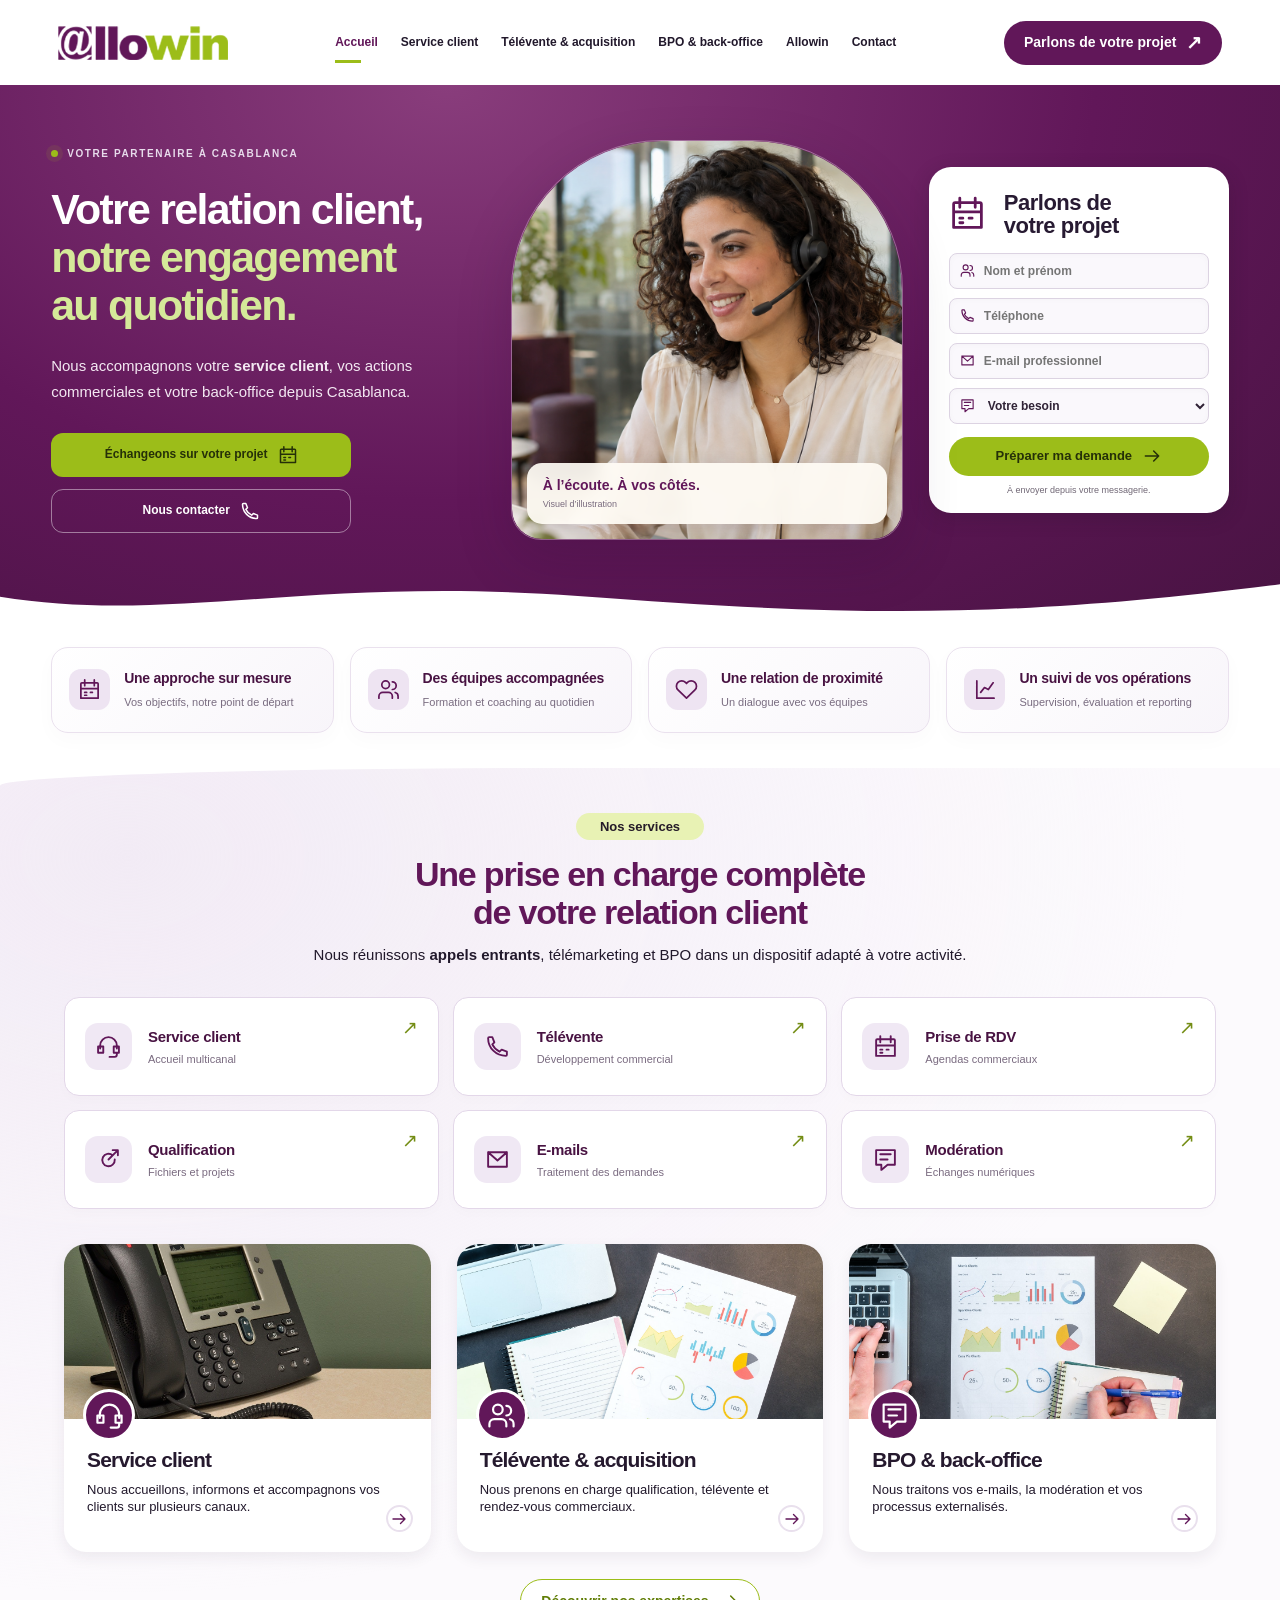
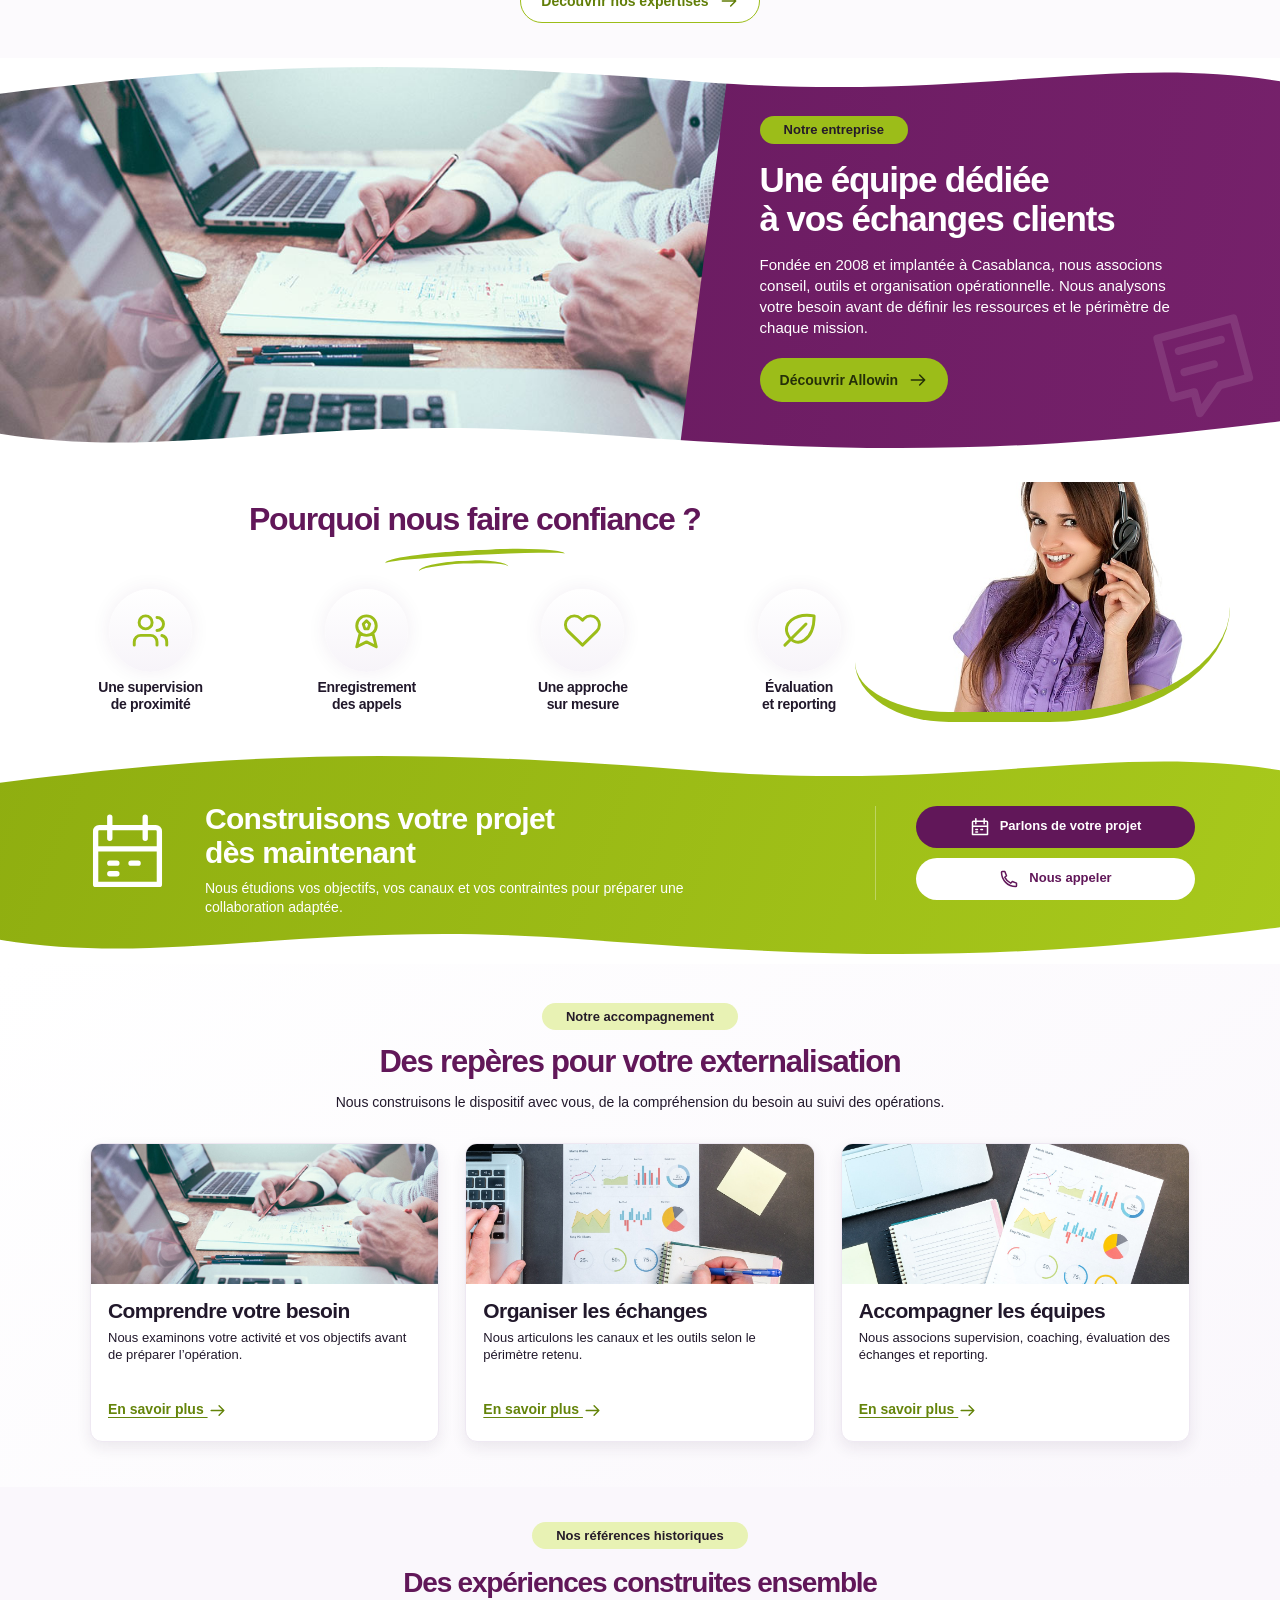
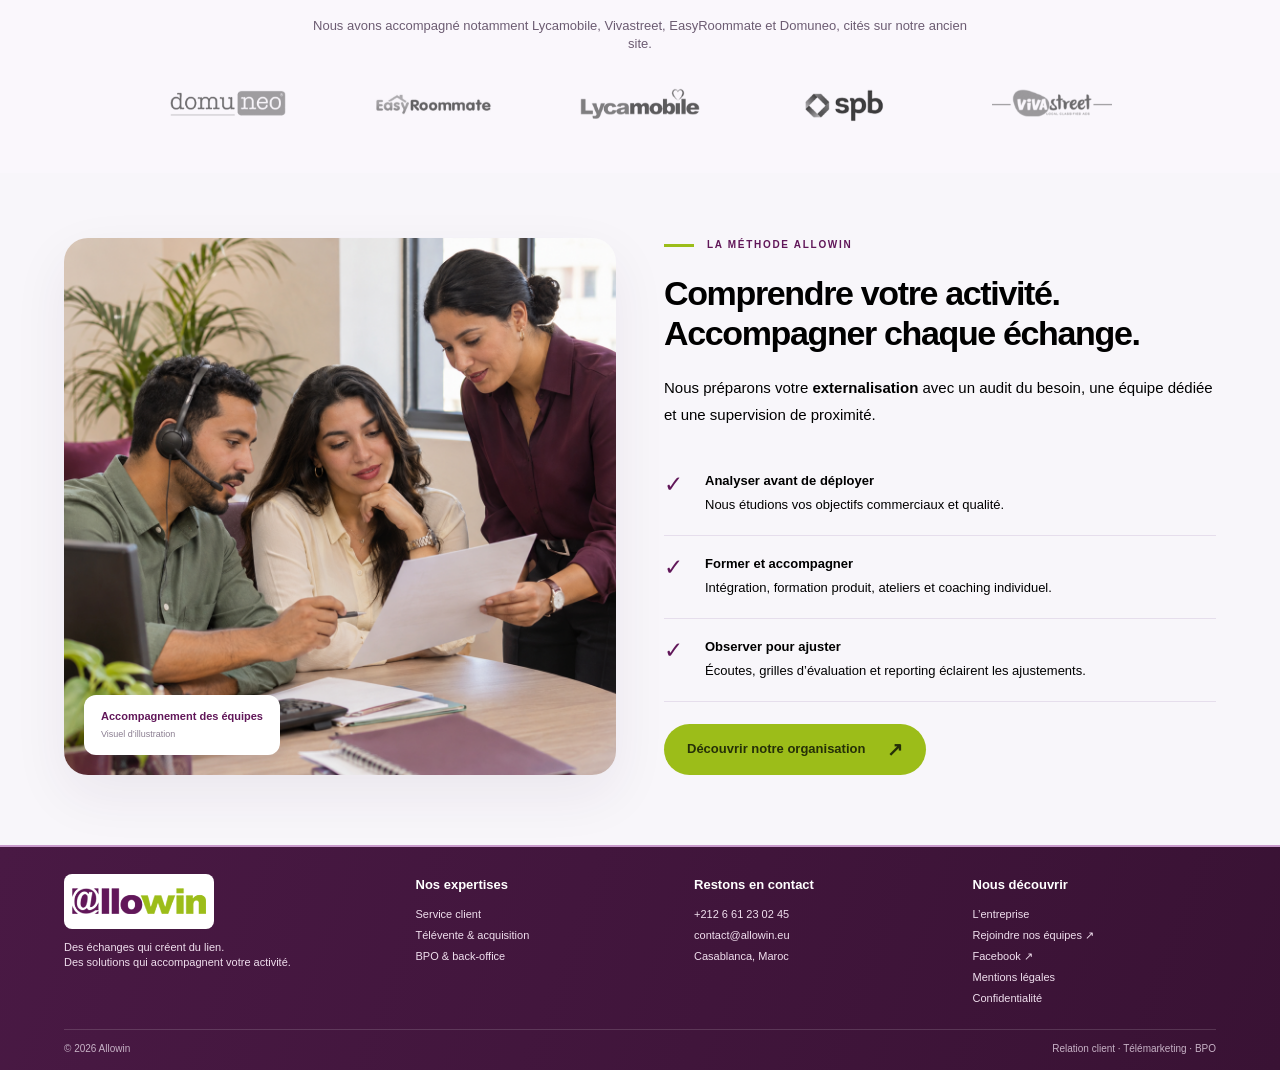
<file: index.html>
<!doctype html><html lang="fr"><head><meta charset="UTF-8"><meta name="viewport" content="width=device-width, initial-scale=1"><title>Allowin | Relation client, télévente et BPO à Casablanca</title><meta name="description" content="Nous accompagnons votre entreprise dans l’externalisation de la relation client, du premier contact à la fidélisation. Depuis Casablanca, nous réunissons service client, télémarketing et back-office autour de vos objectifs."><meta name="theme-color" content="#611759"><link rel="icon" href="logo.png"><link rel="stylesheet" href="style.css"><link rel="stylesheet" href="reference.css"><script src="app.js" defer></script></head><body class="reference-home"><a class="skip" href="#contenu">Aller au contenu</a><div class="topbar"><span>À Casablanca, au service de votre relation client.</span><a href="tel:+212661230245">+212 6 61 23 02 45 <span>↗</span></a></div><header><a class="logo" href="index.html" aria-label="Allowin — accueil"><img src="logo.png" alt="Allowin"></a><button class="menu-toggle" aria-label="Ouvrir le menu" aria-expanded="false">☰</button><nav aria-label="Navigation principale"><a href="index.html">Accueil</a><a href="service-client.html">Service client</a><a href="televente-acquisition.html">Télévente & acquisition</a><a href="bpo-back-office.html">BPO & back-office</a><a href="allowin.html">Allowin</a><a href="contact.html">Contact</a></nav><a href="contact.html" class="btn purple header-cta">Parlons de votre projet <span>↗</span></a></header><main id="contenu"><section class="ref-hero redesigned-hero"><div class="ref-hero-wash"></div><div class="ref-hero-inner"><div class="ref-hero-copy"><span class="hero-overline"><i></i> VOTRE PARTENAIRE À CASABLANCA</span><h1>Votre relation client,<br><span>notre engagement<br>au quotidien.</span></h1><p>Nous accompagnons votre <strong>service client</strong>, vos actions commerciales et votre back-office depuis Casablanca.</p><div class="ref-hero-actions"><a class="btn green" href="contact.html">Échangeons sur votre projet <svg class="line-icon " viewBox="0 0 24 24" fill="none" stroke="currentColor" stroke-width="1.8" stroke-linecap="round" stroke-linejoin="round" aria-hidden="true"><path d="M4 5h16a1 1 0 0 1 1 1v15H3V6a1 1 0 0 1 1-1ZM7 2v6M17 2v6M3 11h18M7 15h2M13 15h2M7 18h2"/></svg></a><a class="btn white" href="tel:+212661230245">Nous contacter <svg class="line-icon " viewBox="0 0 24 24" fill="none" stroke="currentColor" stroke-width="1.8" stroke-linecap="round" stroke-linejoin="round" aria-hidden="true"><path d="M7 3H4a1 1 0 0 0-1 1c0 9.4 7.6 17 17 17a1 1 0 0 0 1-1v-3l-5-2-2 2a15 15 0 0 1-7-7l2-2-2-5Z"/></svg></a></div><span class="brush" aria-hidden="true"></span></div><figure class="hero-portrait"><img src="hero-conseillere.png" alt="Illustration d’une conseillère au casque dans un bureau lumineux" fetchpriority="high"><figcaption>À l’écoute. À vos côtés.<small>Visuel d’illustration</small></figcaption></figure><form class="lead-form reference-form"><div class="form-title"><svg class="line-icon " viewBox="0 0 24 24" fill="none" stroke="currentColor" stroke-width="1.8" stroke-linecap="round" stroke-linejoin="round" aria-hidden="true"><path d="M4 5h16a1 1 0 0 1 1 1v15H3V6a1 1 0 0 1 1-1ZM7 2v6M17 2v6M3 11h18M7 15h2M13 15h2M7 18h2"/></svg><h2>Parlons de <br>votre projet</h2></div><label><svg class="line-icon " viewBox="0 0 24 24" fill="none" stroke="currentColor" stroke-width="1.8" stroke-linecap="round" stroke-linejoin="round" aria-hidden="true"><path d="M16 21v-2a4 4 0 0 0-4-4H6a4 4 0 0 0-4 4v2M16 4a4 4 0 0 1 0 8M22 21v-2a4 4 0 0 0-3-3.9M13 7a4 4 0 1 1-8 0 4 4 0 0 1 8 0Z"/></svg><input name="nom" autocomplete="name" placeholder="Nom et prénom" aria-label="Nom et prénom" required></label><label><svg class="line-icon " viewBox="0 0 24 24" fill="none" stroke="currentColor" stroke-width="1.8" stroke-linecap="round" stroke-linejoin="round" aria-hidden="true"><path d="M7 3H4a1 1 0 0 0-1 1c0 9.4 7.6 17 17 17a1 1 0 0 0 1-1v-3l-5-2-2 2a15 15 0 0 1-7-7l2-2-2-5Z"/></svg><input name="telephone" type="tel" autocomplete="tel" placeholder="Téléphone" aria-label="Téléphone"></label><label><svg class="line-icon " viewBox="0 0 24 24" fill="none" stroke="currentColor" stroke-width="1.8" stroke-linecap="round" stroke-linejoin="round" aria-hidden="true"><path d="M3 5h18v14H3V5Zm0 0 9 8 9-8"/></svg><input name="email" type="email" autocomplete="email" placeholder="E-mail professionnel" aria-label="E-mail professionnel" required></label><label><svg class="line-icon " viewBox="0 0 24 24" fill="none" stroke="currentColor" stroke-width="1.8" stroke-linecap="round" stroke-linejoin="round" aria-hidden="true"><path d="M21 3H3v14h5v5l6-5h7V3ZM7 7h10M7 12h7"/></svg><select name="besoin" aria-label="Votre besoin"><option value="">Votre besoin</option><option>Service client</option><option>Télévente & acquisition</option><option>BPO & back-office</option></select></label><button class="btn green" type="submit">Préparer ma demande <svg class="line-icon " viewBox="0 0 24 24" fill="none" stroke="currentColor" stroke-width="1.8" stroke-linecap="round" stroke-linejoin="round" aria-hidden="true"><path d="M4 12h16M14 6l6 6-6 6"/></svg></button><small>À envoyer depuis votre messagerie.</small></form></div><svg class="curve bottom" viewBox="0 0 1440 65" preserveAspectRatio="none" aria-hidden="true"><path d="M0 30C190 70 350 0 650 29S1130 63 1440 12V65H0Z"/></svg></section><div class="ref-benefits designed-benefits" id="expertises"><div><svg class="line-icon " viewBox="0 0 24 24" fill="none" stroke="currentColor" stroke-width="1.8" stroke-linecap="round" stroke-linejoin="round" aria-hidden="true"><path d="M4 5h16a1 1 0 0 1 1 1v15H3V6a1 1 0 0 1 1-1ZM7 2v6M17 2v6M3 11h18M7 15h2M13 15h2M7 18h2"/></svg><div class="benefit-copy"><h2>Une approche sur mesure</h2><p>Vos objectifs, notre point de départ</p></div></div><div><svg class="line-icon " viewBox="0 0 24 24" fill="none" stroke="currentColor" stroke-width="1.8" stroke-linecap="round" stroke-linejoin="round" aria-hidden="true"><path d="M16 21v-2a4 4 0 0 0-4-4H6a4 4 0 0 0-4 4v2M16 4a4 4 0 0 1 0 8M22 21v-2a4 4 0 0 0-3-3.9M13 7a4 4 0 1 1-8 0 4 4 0 0 1 8 0Z"/></svg><div class="benefit-copy"><h2>Des équipes accompagnées</h2><p>Formation et coaching au quotidien</p></div></div><div><svg class="line-icon " viewBox="0 0 24 24" fill="none" stroke="currentColor" stroke-width="1.8" stroke-linecap="round" stroke-linejoin="round" aria-hidden="true"><path d="M20.8 4.6a5.5 5.5 0 0 0-7.8 0L12 5.7l-1.1-1.1a5.5 5.5 0 0 0-7.8 7.8L12 21l8.8-8.6a5.5 5.5 0 0 0 0-7.8Z"/></svg><div class="benefit-copy"><h2>Une relation de proximité</h2><p>Un dialogue avec vos équipes</p></div></div><div><svg class="line-icon " viewBox="0 0 24 24" fill="none" stroke="currentColor" stroke-width="1.8" stroke-linecap="round" stroke-linejoin="round" aria-hidden="true"><path d="M4 3v18h18M8 15l4-5 4 2 5-7"/></svg><div class="benefit-copy"><h2>Un suivi de vos opérations</h2><p>Supervision, évaluation et reporting</p></div></div></div><section class="ref-services"><div class="ref-heading"><span class="eyebrow">Nos services</span><h2>Une prise en charge complète<br>de votre relation client</h2><p>Nous réunissons <strong>appels entrants</strong>, télémarketing et BPO dans un dispositif adapté à votre activité.</p></div><div class="service-pills designed-services"><a href="service-client.html"><svg class="line-icon " viewBox="0 0 24 24" fill="none" stroke="currentColor" stroke-width="1.8" stroke-linecap="round" stroke-linejoin="round" aria-hidden="true"><path d="M4 14v-3a8 8 0 0 1 16 0v3M4 12H2v6h5v-6H4Zm16 0h2v6h-5v-6h3Zm0 6v2a2 2 0 0 1-2 2h-5"/></svg><div class="service-label"><span>Service client</span><small>Accueil multicanal</small></div><b class="service-link-arrow" aria-hidden="true">↗</b></a><a href="televente-acquisition.html"><svg class="line-icon " viewBox="0 0 24 24" fill="none" stroke="currentColor" stroke-width="1.8" stroke-linecap="round" stroke-linejoin="round" aria-hidden="true"><path d="M7 3H4a1 1 0 0 0-1 1c0 9.4 7.6 17 17 17a1 1 0 0 0 1-1v-3l-5-2-2 2a15 15 0 0 1-7-7l2-2-2-5Z"/></svg><div class="service-label"><span>Télévente</span><small>Développement commercial</small></div><b class="service-link-arrow" aria-hidden="true">↗</b></a><a href="televente-acquisition.html"><svg class="line-icon " viewBox="0 0 24 24" fill="none" stroke="currentColor" stroke-width="1.8" stroke-linecap="round" stroke-linejoin="round" aria-hidden="true"><path d="M4 5h16a1 1 0 0 1 1 1v15H3V6a1 1 0 0 1 1-1ZM7 2v6M17 2v6M3 11h18M7 15h2M13 15h2M7 18h2"/></svg><div class="service-label"><span>Prise de RDV</span><small>Agendas commerciaux</small></div><b class="service-link-arrow" aria-hidden="true">↗</b></a><a href="televente-acquisition.html"><svg class="line-icon " viewBox="0 0 24 24" fill="none" stroke="currentColor" stroke-width="1.8" stroke-linecap="round" stroke-linejoin="round" aria-hidden="true"><path d="M16 8a6 6 0 1 0 2 4M21 3l-9 9M16 3h5v5"/></svg><div class="service-label"><span>Qualification</span><small>Fichiers et projets</small></div><b class="service-link-arrow" aria-hidden="true">↗</b></a><a href="bpo-back-office.html"><svg class="line-icon " viewBox="0 0 24 24" fill="none" stroke="currentColor" stroke-width="1.8" stroke-linecap="round" stroke-linejoin="round" aria-hidden="true"><path d="M3 5h18v14H3V5Zm0 0 9 8 9-8"/></svg><div class="service-label"><span>E-mails</span><small>Traitement des demandes</small></div><b class="service-link-arrow" aria-hidden="true">↗</b></a><a href="bpo-back-office.html"><svg class="line-icon " viewBox="0 0 24 24" fill="none" stroke="currentColor" stroke-width="1.8" stroke-linecap="round" stroke-linejoin="round" aria-hidden="true"><path d="M21 3H3v14h5v5l6-5h7V3ZM7 7h10M7 12h7"/></svg><div class="service-label"><span>Modération</span><small>Échanges numériques</small></div><b class="service-link-arrow" aria-hidden="true">↗</b></a></div><div class="ref-cards"><a class="ref-card reveal" href="service-client.html"><div class="ref-card-photo"><img src="service.jpg" alt="Illustration Service client" loading="lazy"></div><span class="card-medallion"><svg class="line-icon " viewBox="0 0 24 24" fill="none" stroke="currentColor" stroke-width="1.8" stroke-linecap="round" stroke-linejoin="round" aria-hidden="true"><path d="M4 14v-3a8 8 0 0 1 16 0v3M4 12H2v6h5v-6H4Zm16 0h2v6h-5v-6h3Zm0 6v2a2 2 0 0 1-2 2h-5"/></svg></span><div class="ref-card-text"><h3>Service client</h3><p>Nous accueillons, informons et accompagnons vos clients sur plusieurs canaux.</p><span class="circle-arrow"><svg class="line-icon " viewBox="0 0 24 24" fill="none" stroke="currentColor" stroke-width="1.8" stroke-linecap="round" stroke-linejoin="round" aria-hidden="true"><path d="M4 12h16M14 6l6 6-6 6"/></svg></span></div></a><a class="ref-card reveal" href="televente-acquisition.html"><div class="ref-card-photo"><img src="outbound.jpg" alt="Illustration Télévente & acquisition" loading="lazy"></div><span class="card-medallion"><svg class="line-icon " viewBox="0 0 24 24" fill="none" stroke="currentColor" stroke-width="1.8" stroke-linecap="round" stroke-linejoin="round" aria-hidden="true"><path d="M16 21v-2a4 4 0 0 0-4-4H6a4 4 0 0 0-4 4v2M16 4a4 4 0 0 1 0 8M22 21v-2a4 4 0 0 0-3-3.9M13 7a4 4 0 1 1-8 0 4 4 0 0 1 8 0Z"/></svg></span><div class="ref-card-text"><h3>Télévente & acquisition</h3><p>Nous prenons en charge qualification, télévente et rendez-vous commerciaux.</p><span class="circle-arrow"><svg class="line-icon " viewBox="0 0 24 24" fill="none" stroke="currentColor" stroke-width="1.8" stroke-linecap="round" stroke-linejoin="round" aria-hidden="true"><path d="M4 12h16M14 6l6 6-6 6"/></svg></span></div></a><a class="ref-card reveal" href="bpo-back-office.html"><div class="ref-card-photo"><img src="bpo.jpg" alt="Illustration BPO & back-office" loading="lazy"></div><span class="card-medallion"><svg class="line-icon " viewBox="0 0 24 24" fill="none" stroke="currentColor" stroke-width="1.8" stroke-linecap="round" stroke-linejoin="round" aria-hidden="true"><path d="M21 3H3v14h5v5l6-5h7V3ZM7 7h10M7 12h7"/></svg></span><div class="ref-card-text"><h3>BPO & back-office</h3><p>Nous traitons vos e-mails, la modération et vos processus externalisés.</p><span class="circle-arrow"><svg class="line-icon " viewBox="0 0 24 24" fill="none" stroke="currentColor" stroke-width="1.8" stroke-linecap="round" stroke-linejoin="round" aria-hidden="true"><path d="M4 12h16M14 6l6 6-6 6"/></svg></span></div></a></div><div class="center"><a class="btn outline" href="service-client.html">Découvrir nos expertises <svg class="line-icon " viewBox="0 0 24 24" fill="none" stroke="currentColor" stroke-width="1.8" stroke-linecap="round" stroke-linejoin="round" aria-hidden="true"><path d="M4 12h16M14 6l6 6-6 6"/></svg></a></div></section><section class="ref-company"><div class="company-photo"><img src="team.jpg" alt="Illustration de travail collaboratif issue de l’ancien site Allowin" loading="lazy"></div><div class="company-copy"><span class="eyebrow">Notre entreprise</span><h2>Une équipe dédiée<br>à vos échanges clients</h2><p>Fondée en 2008 et implantée à Casablanca, nous associons conseil, outils et organisation opérationnelle. Nous analysons votre besoin avant de définir les ressources et le périmètre de chaque mission.</p><a class="btn green" href="allowin.html">Découvrir Allowin <svg class="line-icon " viewBox="0 0 24 24" fill="none" stroke="currentColor" stroke-width="1.8" stroke-linecap="round" stroke-linejoin="round" aria-hidden="true"><path d="M4 12h16M14 6l6 6-6 6"/></svg></a><span class="decor-chat"><svg class="line-icon " viewBox="0 0 24 24" fill="none" stroke="currentColor" stroke-width="1.8" stroke-linecap="round" stroke-linejoin="round" aria-hidden="true"><path d="M21 3H3v14h5v5l6-5h7V3ZM7 7h10M7 12h7"/></svg></span></div><svg class="curve top" viewBox="0 0 1440 65" preserveAspectRatio="none" aria-hidden="true"><path d="M0 30C190 70 350 0 650 29S1130 63 1440 12V65H0Z"/></svg><svg class="curve bottom" viewBox="0 0 1440 65" preserveAspectRatio="none" aria-hidden="true"><path d="M0 30C190 70 350 0 650 29S1130 63 1440 12V65H0Z"/></svg></section><section class="ref-trust"><div class="trust-content"><h2>Pourquoi nous faire confiance ?</h2><span class="brush" aria-hidden="true"></span><div class="trust-values"><div><span><svg class="line-icon " viewBox="0 0 24 24" fill="none" stroke="currentColor" stroke-width="1.8" stroke-linecap="round" stroke-linejoin="round" aria-hidden="true"><path d="M16 21v-2a4 4 0 0 0-4-4H6a4 4 0 0 0-4 4v2M16 4a4 4 0 0 1 0 8M22 21v-2a4 4 0 0 0-3-3.9M13 7a4 4 0 1 1-8 0 4 4 0 0 1 8 0Z"/></svg></span><h3>Une supervision<br>de proximité</h3></div><div><span><svg class="line-icon " viewBox="0 0 24 24" fill="none" stroke="currentColor" stroke-width="1.8" stroke-linecap="round" stroke-linejoin="round" aria-hidden="true"><path d="M12 15a6 6 0 1 0 0-12 6 6 0 0 0 0 12ZM8 14l-2 8 6-3 6 3-2-8M10 8l2-2 2 2-1 3h-2l-1-3Z"/></svg></span><h3>Enregistrement<br>des appels</h3></div><div><span><svg class="line-icon " viewBox="0 0 24 24" fill="none" stroke="currentColor" stroke-width="1.8" stroke-linecap="round" stroke-linejoin="round" aria-hidden="true"><path d="M20.8 4.6a5.5 5.5 0 0 0-7.8 0L12 5.7l-1.1-1.1a5.5 5.5 0 0 0-7.8 7.8L12 21l8.8-8.6a5.5 5.5 0 0 0 0-7.8Z"/></svg></span><h3>Une approche<br>sur mesure</h3></div><div><span><svg class="line-icon " viewBox="0 0 24 24" fill="none" stroke="currentColor" stroke-width="1.8" stroke-linecap="round" stroke-linejoin="round" aria-hidden="true"><path d="M21 3C9 1 1 8 5 15c5 9 16 3 16-12ZM3 21 16 8"/></svg></span><h3>Évaluation<br>et reporting</h3></div></div></div><div class="trust-visual"><img src="hero.jpg" alt="Illustration du service client" loading="lazy"></div></section><section class="ref-contact-band"><svg class="curve top" viewBox="0 0 1440 65" preserveAspectRatio="none" aria-hidden="true"><path d="M0 30C190 70 350 0 650 29S1130 63 1440 12V65H0Z"/></svg><div class="contact-band-inner"><svg class="line-icon " viewBox="0 0 24 24" fill="none" stroke="currentColor" stroke-width="1.8" stroke-linecap="round" stroke-linejoin="round" aria-hidden="true"><path d="M4 5h16a1 1 0 0 1 1 1v15H3V6a1 1 0 0 1 1-1ZM7 2v6M17 2v6M3 11h18M7 15h2M13 15h2M7 18h2"/></svg><div><h2>Construisons votre projet<br>dès maintenant</h2><p>Nous étudions vos objectifs, vos canaux et vos contraintes pour préparer une collaboration adaptée.</p></div><div class="band-buttons"><a class="btn purple" href="contact.html">Parlons de votre projet <svg class="line-icon " viewBox="0 0 24 24" fill="none" stroke="currentColor" stroke-width="1.8" stroke-linecap="round" stroke-linejoin="round" aria-hidden="true"><path d="M4 5h16a1 1 0 0 1 1 1v15H3V6a1 1 0 0 1 1-1ZM7 2v6M17 2v6M3 11h18M7 15h2M13 15h2M7 18h2"/></svg></a><a class="btn white" href="tel:+212661230245">Nous appeler <svg class="line-icon " viewBox="0 0 24 24" fill="none" stroke="currentColor" stroke-width="1.8" stroke-linecap="round" stroke-linejoin="round" aria-hidden="true"><path d="M7 3H4a1 1 0 0 0-1 1c0 9.4 7.6 17 17 17a1 1 0 0 0 1-1v-3l-5-2-2 2a15 15 0 0 1-7-7l2-2-2-5Z"/></svg></a></div></div><svg class="curve bottom" viewBox="0 0 1440 65" preserveAspectRatio="none" aria-hidden="true"><path d="M0 30C190 70 350 0 650 29S1130 63 1440 12V65H0Z"/></svg></section><section class="ref-insights"><div class="ref-heading"><span class="eyebrow">Notre accompagnement</span><h2>Des repères pour votre externalisation</h2><p>Nous construisons le dispositif avec vous, de la compréhension du besoin au suivi des opérations.</p></div><div class="insight-cards"><a class="insight-card reveal" href="allowin.html"><img src="team.jpg" alt="Illustration : Comprendre votre besoin" loading="lazy"><div><h3>Comprendre votre besoin</h3><p>Nous examinons votre activité et vos objectifs avant de préparer l’opération.</p><span>En savoir plus <svg class="line-icon " viewBox="0 0 24 24" fill="none" stroke="currentColor" stroke-width="1.8" stroke-linecap="round" stroke-linejoin="round" aria-hidden="true"><path d="M4 12h16M14 6l6 6-6 6"/></svg></span></div></a><a class="insight-card reveal" href="bpo-back-office.html"><img src="bpo.jpg" alt="Illustration : Organiser les échanges" loading="lazy"><div><h3>Organiser les échanges</h3><p>Nous articulons les canaux et les outils selon le périmètre retenu.</p><span>En savoir plus <svg class="line-icon " viewBox="0 0 24 24" fill="none" stroke="currentColor" stroke-width="1.8" stroke-linecap="round" stroke-linejoin="round" aria-hidden="true"><path d="M4 12h16M14 6l6 6-6 6"/></svg></span></div></a><a class="insight-card reveal" href="service-client.html"><img src="outbound.jpg" alt="Illustration : Accompagner les équipes" loading="lazy"><div><h3>Accompagner les équipes</h3><p>Nous associons supervision, coaching, évaluation des échanges et reporting.</p><span>En savoir plus <svg class="line-icon " viewBox="0 0 24 24" fill="none" stroke="currentColor" stroke-width="1.8" stroke-linecap="round" stroke-linejoin="round" aria-hidden="true"><path d="M4 12h16M14 6l6 6-6 6"/></svg></span></div></a></div></section><section class="historic-clients"><span class="eyebrow">Nos références historiques</span><h2>Des expériences construites ensemble</h2><p>Nous avons accompagné notamment Lycamobile, Vivastreet, EasyRoommate et Domuneo, cités sur notre ancien site.</p><div><img src="client-domuneo.png" alt="domuneo" loading="lazy"><img src="client-easyroomate.png" alt="EasyRoommate" loading="lazy"><img src="client-lycamobile.png" alt="lycamobile" loading="lazy"><img src="client-spb.png" alt="spb" loading="lazy"><img src="client-vivastreet.png" alt="vivastreet" loading="lazy"></div></section><section class="bottom-approach" aria-labelledby="approche-titre"><div class="bottom-approach-inner"><figure class="approach-photo"><img src="approche-coaching.png" alt="Illustration d’un échange de coaching entre trois collaborateurs" loading="lazy"><figcaption>Accompagnement des équipes <small>Visuel d’illustration</small></figcaption></figure><div class="approach-copy"><span class="approach-eyebrow">La méthode Allowin</span><h2 id="approche-titre">Comprendre votre activité. Accompagner chaque échange.</h2><p>Nous préparons votre <strong>externalisation</strong> avec un audit du besoin, une équipe dédiée et une supervision de proximité.</p><ul class="approach-checklist"><li><span aria-hidden="true">✓</span><div><h3>Analyser avant de déployer</h3><p>Nous étudions vos objectifs commerciaux et qualité.</p></div></li><li><span aria-hidden="true">✓</span><div><h3>Former et accompagner</h3><p>Intégration, formation produit, ateliers et coaching individuel.</p></div></li><li><span aria-hidden="true">✓</span><div><h3>Observer pour ajuster</h3><p>Écoutes, grilles d’évaluation et reporting éclairent les ajustements.</p></div></li></ul><a class="btn green" href="allowin.html">Découvrir notre organisation <span aria-hidden="true">↗</span></a></div></div></section></main><footer><div class="footer-top"><div><img src="logo.png" alt="Allowin" class="footer-logo"><p>Des échanges qui créent du lien.<br>Des solutions qui accompagnent votre activité.</p></div><div><h2>Nos expertises</h2><a href="service-client.html">Service client</a><a href="televente-acquisition.html">Télévente & acquisition</a><a href="bpo-back-office.html">BPO & back-office</a></div><div><h2>Restons en contact</h2><a href="tel:+212661230245">+212 6 61 23 02 45</a><a href="mailto:contact@allowin.eu">contact@allowin.eu</a><span>Casablanca, Maroc</span></div><div><h2>Nous découvrir</h2><a href="allowin.html">L’entreprise</a><a href="allowin.html#recrutement">Rejoindre nos équipes ↗</a><a href="https://www.facebook.com/all0win/">Facebook ↗</a><a href="https://www.allowin-callcenter.com/mentions-legales/">Mentions légales</a><a href="https://www.allowin-callcenter.com/politique-de-confidentialite/">Confidentialité</a></div></div><div class="footer-bottom"><span>© 2026 Allowin</span><span>Relation client · Télémarketing · BPO</span></div></footer></body></html>
</file>
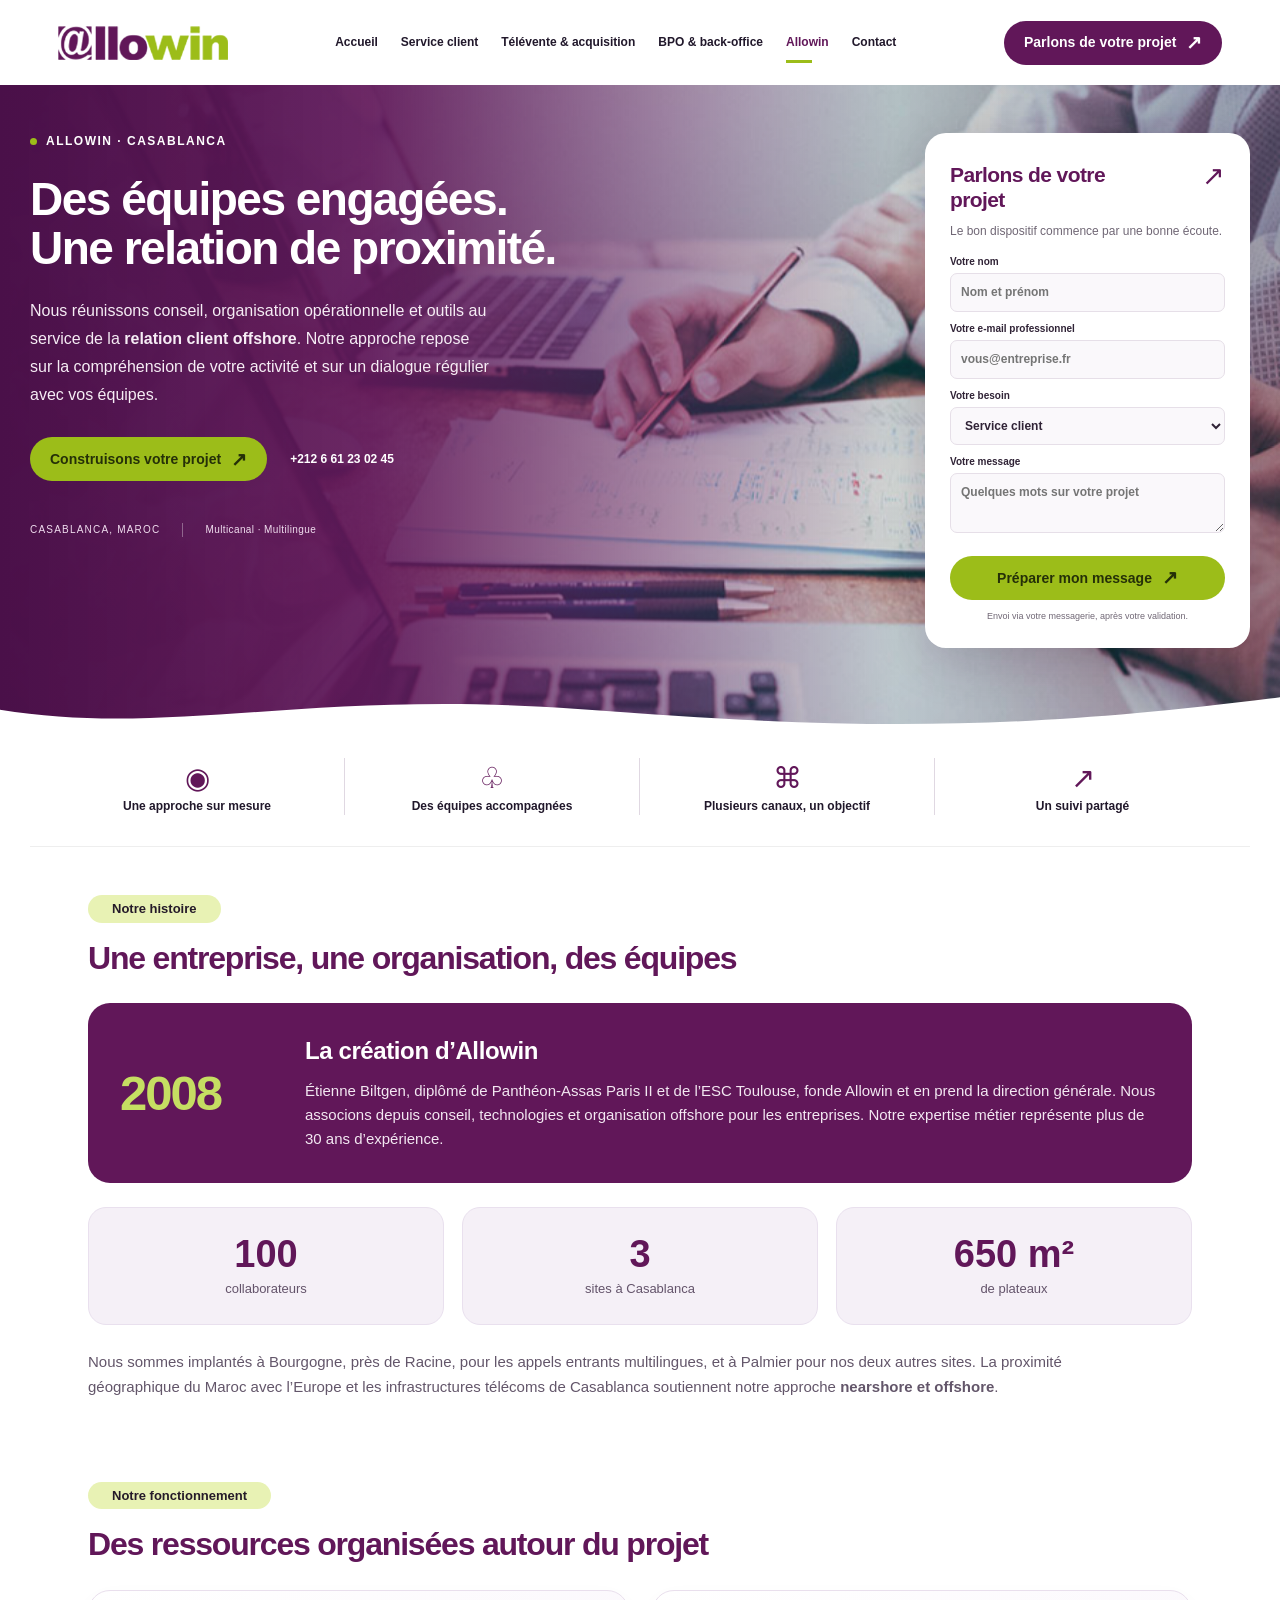
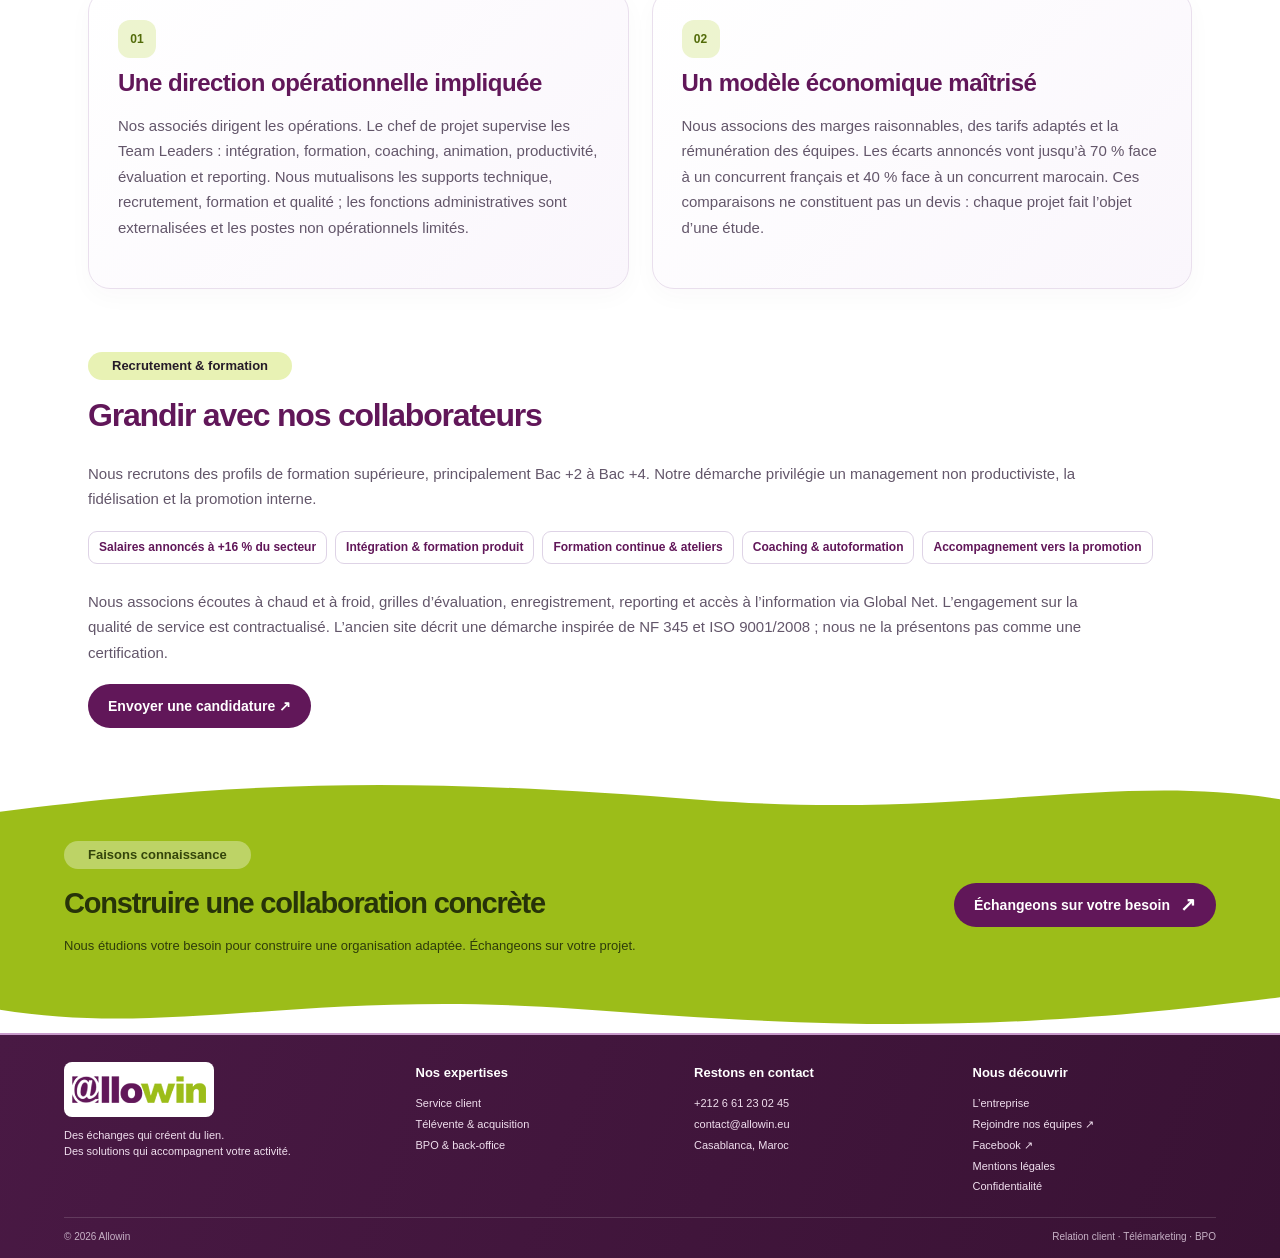
<file: allowin.html>
<!doctype html><html lang="fr"><head><meta charset="UTF-8"><meta name="viewport" content="width=device-width, initial-scale=1"><title>Allowin | Allowin Casablanca</title><meta name="description" content="Nous réunissons conseil, organisation opérationnelle et outils au service de la relation client offshore. Notre approche repose sur la compréhension de votre activité et sur un dialogue régulier avec vos équipes."><meta name="theme-color" content="#611759"><link rel="icon" href="logo.png"><link rel="stylesheet" href="style.css"><link rel="stylesheet" href="reference.css"><script src="app.js" defer></script></head><body class="interior-page"><a class="skip" href="#contenu">Aller au contenu</a><div class="topbar"><span>À Casablanca, au service de votre relation client.</span><a href="tel:+212661230245">+212 6 61 23 02 45 <span>↗</span></a></div><header><a class="logo" href="index.html" aria-label="Allowin — accueil"><img src="logo.png" alt="Allowin"></a><button class="menu-toggle" aria-label="Ouvrir le menu" aria-expanded="false">☰</button><nav aria-label="Navigation principale"><a href="index.html">Accueil</a><a href="service-client.html">Service client</a><a href="televente-acquisition.html">Télévente & acquisition</a><a href="bpo-back-office.html">BPO & back-office</a><a href="allowin.html">Allowin</a><a href="contact.html">Contact</a></nav><a href="contact.html" class="btn purple header-cta">Parlons de votre projet <span>↗</span></a></header><main id="contenu"><section class="hero "><div class="hero-photo" style="background-image:url('team.jpg')"></div><div class="hero-shade"></div><div class="hero-inner"><div class="hero-copy"><span class="hero-kicker"><i></i> Allowin · Casablanca</span><h1>Des équipes engagées.<br>Une relation de proximité.</h1><p>Nous réunissons conseil, organisation opérationnelle et outils au service de la <strong>relation client offshore</strong>. Notre approche repose sur la compréhension de votre activité et sur un dialogue régulier avec vos équipes.</p><div class="hero-buttons"><a href="contact.html" class="btn green">Construisons votre projet <span>↗</span></a><a href="tel:+212661230245" class="text-link">+212 6 61 23 02 45</a></div><div class="hero-note"><span>CASABLANCA, MAROC</span><span>Multicanal · Multilingue</span></div></div><form class="lead-form"><span class="form-icon">↗</span><h2>Parlons de votre projet</h2><p>Le bon dispositif commence par une bonne écoute.</p><label>Votre nom<input name="nom" autocomplete="name" placeholder="Nom et prénom" required></label><label>Votre e-mail professionnel<input type="email" name="email" autocomplete="email" placeholder="vous@entreprise.fr" required></label><label>Votre besoin<select name="besoin"><option>Service client</option><option>Télévente & acquisition</option><option>BPO & back-office</option></select></label><label class="sr-only">Votre message<textarea name="message" placeholder="Quelques mots sur votre projet"></textarea></label><button class="btn green" type="submit">Préparer mon message <span>↗</span></button><small>Envoi via votre messagerie, après votre validation.</small></form></div><svg class="curve bottom" viewBox="0 0 1440 65" preserveAspectRatio="none" aria-hidden="true"><path d="M0 30C190 70 350 0 650 29S1130 63 1440 12V65H0Z"/></svg></section><div class="benefits" id="expertises"><span><b>◉</b> Une approche sur mesure</span><span><b>♧</b> Des équipes accompagnées</span><span><b>⌘</b> Plusieurs canaux, un objectif</span><span><b>↗</b> Un suivi partagé</span></div><div class="enriched-content"><section class="fact-section"><div class="fact-heading"><span class="eyebrow">Notre histoire</span><h2>Une entreprise, une organisation, des équipes</h2></div><div class="founder-note"><span class="founder-year">2008</span><div><h3>La création d’Allowin</h3><p>Étienne Biltgen, diplômé de Panthéon-Assas Paris II et de l’ESC Toulouse, fonde Allowin et en prend la direction générale. Nous associons depuis conseil, technologies et organisation offshore pour les entreprises. Notre expertise métier représente plus de 30 ans d’expérience.</p></div></div><div class="stat-grid"><div><b>100</b><span>collaborateurs</span></div><div><b>3</b><span>sites à Casablanca</span></div><div><b>650 m²</b><span>de plateaux</span></div></div><p class="fact-intro">Nous sommes implantés à Bourgogne, près de Racine, pour les appels entrants multilingues, et à Palmier pour nos deux autres sites. La proximité géographique du Maroc avec l’Europe et les infrastructures télécoms de Casablanca soutiennent notre approche <strong>nearshore et offshore</strong>.</p></section><section class="fact-section"><div class="fact-heading"><span class="eyebrow">Notre fonctionnement</span><h2>Des ressources organisées autour du projet</h2></div><div class="fact-grid"><article class="fact-panel"><span class="fact-number">01</span><h2>Une direction opérationnelle impliquée</h2><p>Nos associés dirigent les opérations. Le chef de projet supervise les Team Leaders : intégration, formation, coaching, animation, productivité, évaluation et reporting. Nous mutualisons les supports technique, recrutement, formation et qualité ; les fonctions administratives sont externalisées et les postes non opérationnels limités.</p></article><article class="fact-panel"><span class="fact-number">02</span><h2>Un modèle économique maîtrisé</h2><p>Nous associons des marges raisonnables, des tarifs adaptés et la rémunération des équipes. Les écarts annoncés vont jusqu’à 70 % face à un concurrent français et 40 % face à un concurrent marocain. Ces comparaisons ne constituent pas un devis : chaque projet fait l’objet d’une étude.</p></article></div></section><section class="fact-section"><div class="fact-heading" id="recrutement"><span class="eyebrow">Recrutement & formation</span><h2>Grandir avec nos collaborateurs</h2></div><p class="fact-intro">Nous recrutons des profils de formation supérieure, principalement Bac +2 à Bac +4. Notre démarche privilégie un management non productiviste, la fidélisation et la promotion interne.</p><ul class="fact-chips"><li>Salaires annoncés à +16 % du secteur</li><li>Intégration & formation produit</li><li>Formation continue & ateliers</li><li>Coaching & autoformation</li><li>Accompagnement vers la promotion</li></ul><p class="fact-intro">Nous associons écoutes à chaud et à froid, grilles d’évaluation, enregistrement, reporting et accès à l’information via Global Net. L’engagement sur la qualité de service est contractualisé. L’ancien site décrit une démarche inspirée de NF 345 et ISO 9001/2008 ; nous ne la présentons pas comme une certification.</p><a class="btn purple" href="mailto:rh@allowin.eu">Envoyer une candidature ↗</a></section></div><section class="cta-band"><svg class="curve top" viewBox="0 0 1440 65" preserveAspectRatio="none" aria-hidden="true"><path d="M0 30C190 70 350 0 650 29S1130 63 1440 12V65H0Z"/></svg><div><span class="eyebrow">Faisons connaissance</span><h2>Construire une collaboration concrète</h2><p>Nous étudions votre besoin pour construire une organisation adaptée. Échangeons sur votre projet.</p></div><a class="btn purple" href="contact.html">Échangeons sur votre besoin <span>↗</span></a><svg class="curve bottom" viewBox="0 0 1440 65" preserveAspectRatio="none" aria-hidden="true"><path d="M0 30C190 70 350 0 650 29S1130 63 1440 12V65H0Z"/></svg></section></main><footer><div class="footer-top"><div><img src="logo.png" alt="Allowin" class="footer-logo"><p>Des échanges qui créent du lien.<br>Des solutions qui accompagnent votre activité.</p></div><div><h2>Nos expertises</h2><a href="service-client.html">Service client</a><a href="televente-acquisition.html">Télévente & acquisition</a><a href="bpo-back-office.html">BPO & back-office</a></div><div><h2>Restons en contact</h2><a href="tel:+212661230245">+212 6 61 23 02 45</a><a href="mailto:contact@allowin.eu">contact@allowin.eu</a><span>Casablanca, Maroc</span></div><div><h2>Nous découvrir</h2><a href="allowin.html">L’entreprise</a><a href="allowin.html#recrutement">Rejoindre nos équipes ↗</a><a href="https://www.facebook.com/all0win/">Facebook ↗</a><a href="https://www.allowin-callcenter.com/mentions-legales/">Mentions légales</a><a href="https://www.allowin-callcenter.com/mentions-legales/">Confidentialité</a></div></div><div class="footer-bottom"><span>© 2026 Allowin</span><span>Relation client · Télémarketing · BPO</span></div></footer></body></html>
</file>
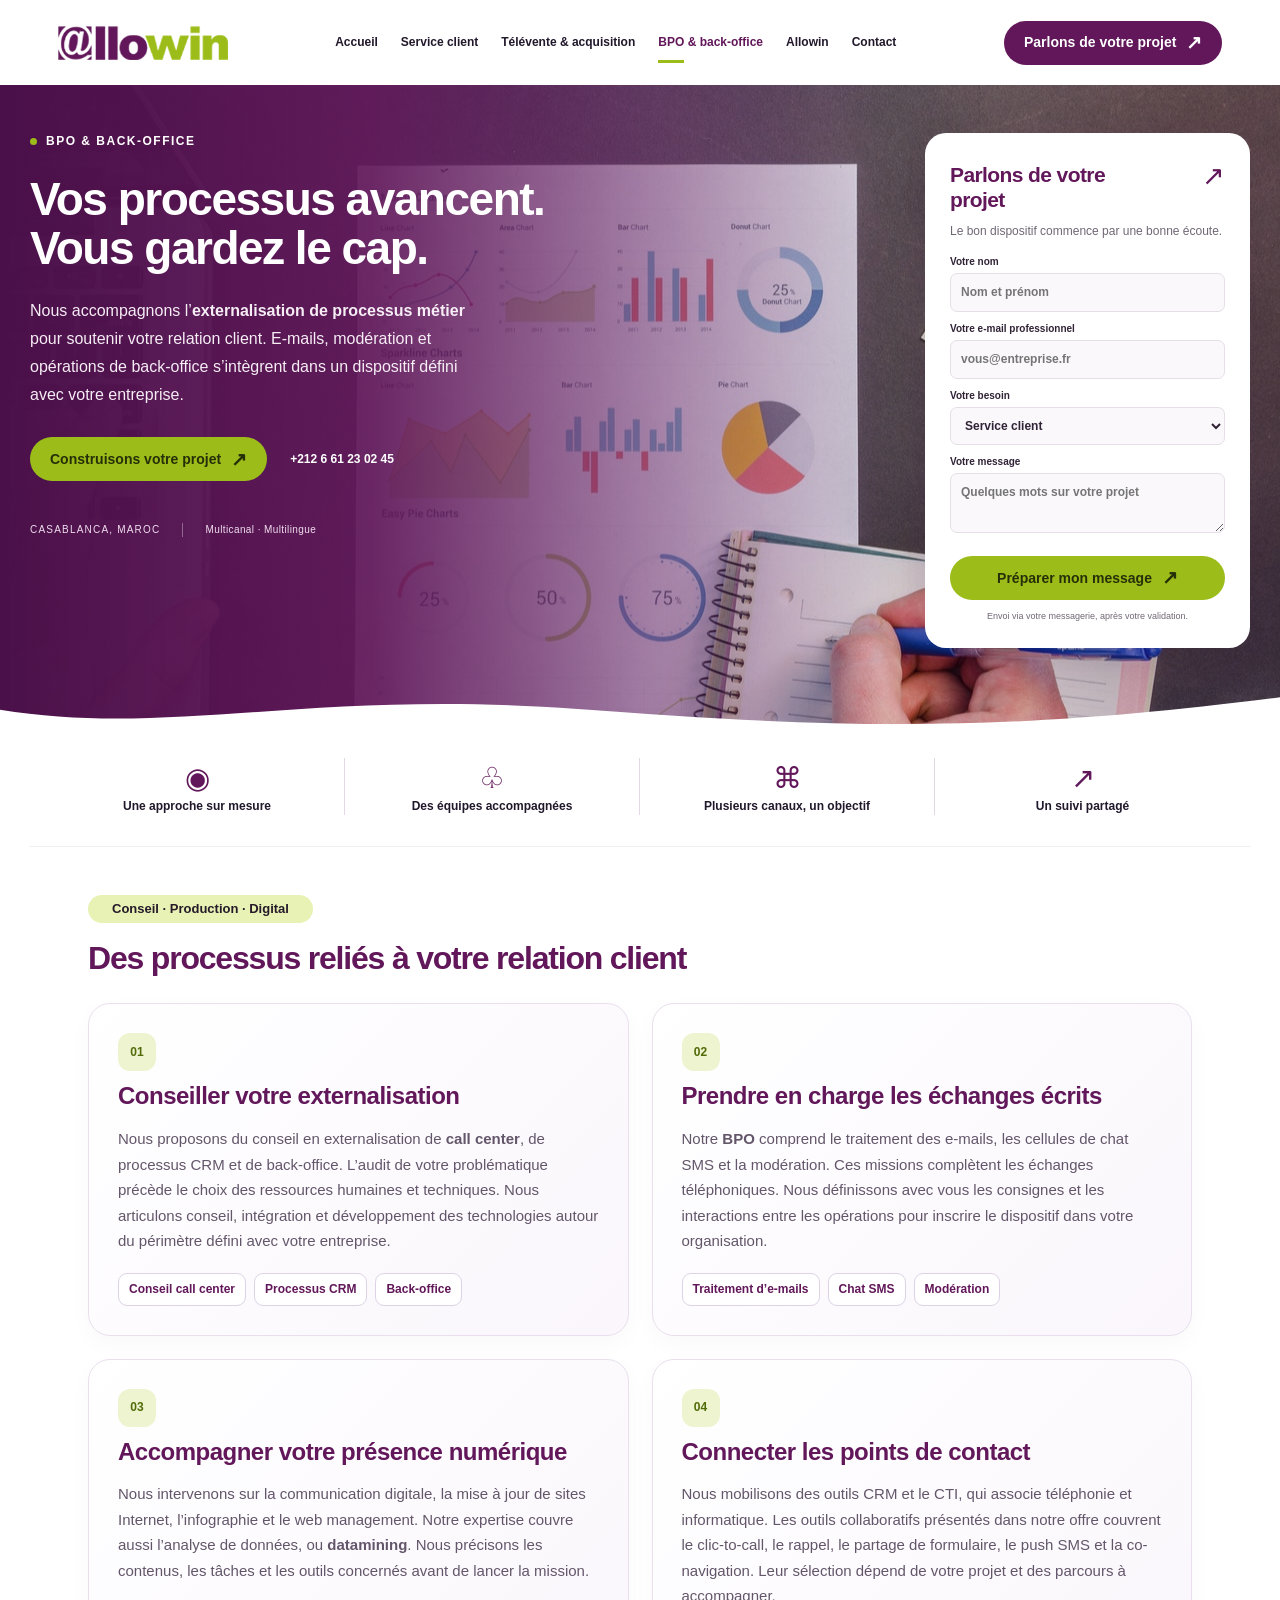
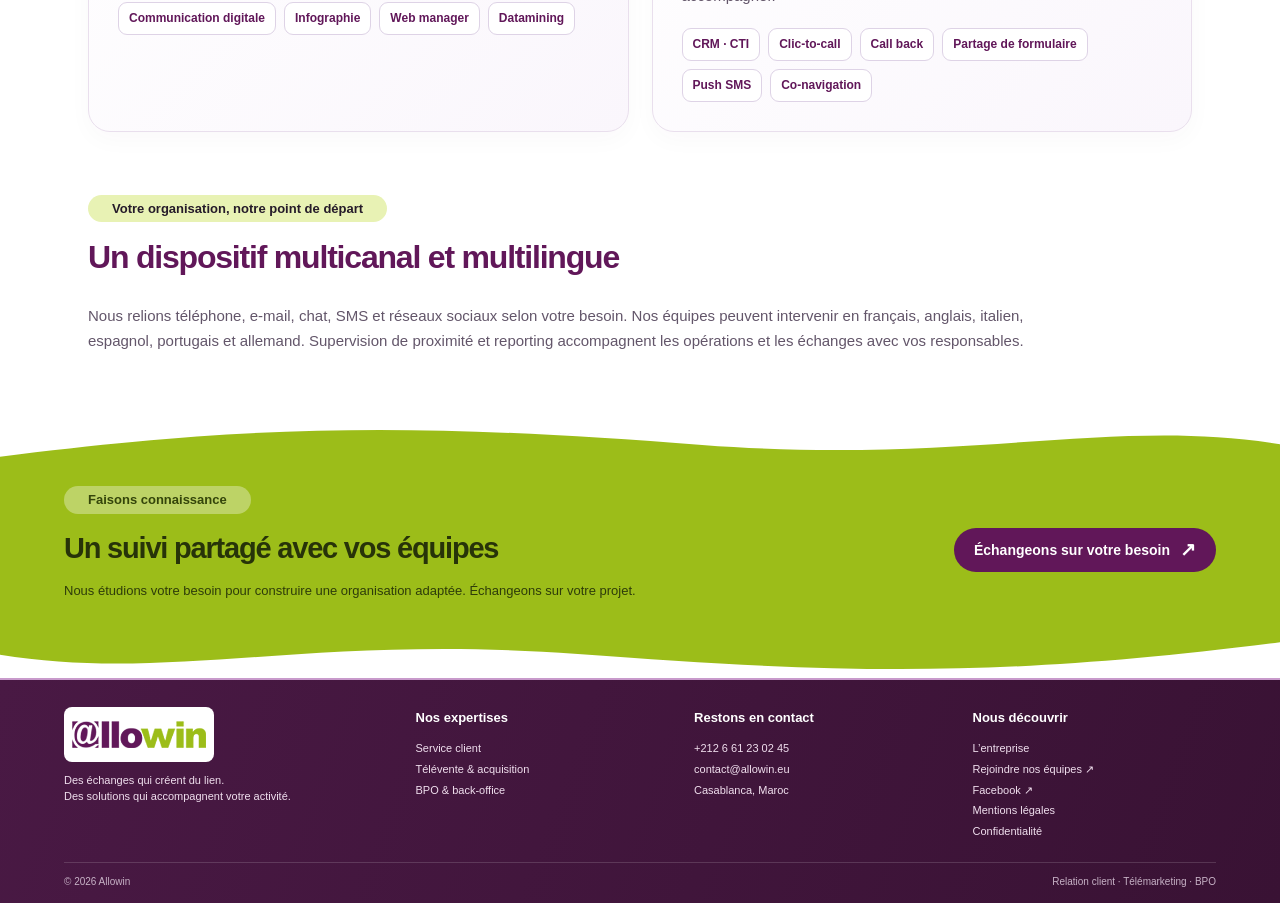
<file: bpo-back-office.html>
<!doctype html><html lang="fr"><head><meta charset="UTF-8"><meta name="viewport" content="width=device-width, initial-scale=1"><title>BPO & back-office | Allowin Casablanca</title><meta name="description" content="Nous accompagnons l’externalisation de processus métier pour soutenir votre relation client. E-mails, modération et opérations de back-office s’intègrent dans un dispositif défini avec votre entreprise."><meta name="theme-color" content="#611759"><link rel="icon" href="logo.png"><link rel="stylesheet" href="style.css"><link rel="stylesheet" href="reference.css"><script src="app.js" defer></script></head><body class="interior-page"><a class="skip" href="#contenu">Aller au contenu</a><div class="topbar"><span>À Casablanca, au service de votre relation client.</span><a href="tel:+212661230245">+212 6 61 23 02 45 <span>↗</span></a></div><header><a class="logo" href="index.html" aria-label="Allowin — accueil"><img src="logo.png" alt="Allowin"></a><button class="menu-toggle" aria-label="Ouvrir le menu" aria-expanded="false">☰</button><nav aria-label="Navigation principale"><a href="index.html">Accueil</a><a href="service-client.html">Service client</a><a href="televente-acquisition.html">Télévente & acquisition</a><a href="bpo-back-office.html">BPO & back-office</a><a href="allowin.html">Allowin</a><a href="contact.html">Contact</a></nav><a href="contact.html" class="btn purple header-cta">Parlons de votre projet <span>↗</span></a></header><main id="contenu"><section class="hero "><div class="hero-photo" style="background-image:url('bpo.jpg')"></div><div class="hero-shade"></div><div class="hero-inner"><div class="hero-copy"><span class="hero-kicker"><i></i> BPO & back-office</span><h1>Vos processus avancent.<br>Vous gardez le cap.</h1><p>Nous accompagnons l’<strong>externalisation de processus métier</strong> pour soutenir votre relation client. E-mails, modération et opérations de back-office s’intègrent dans un dispositif défini avec votre entreprise.</p><div class="hero-buttons"><a href="contact.html" class="btn green">Construisons votre projet <span>↗</span></a><a href="tel:+212661230245" class="text-link">+212 6 61 23 02 45</a></div><div class="hero-note"><span>CASABLANCA, MAROC</span><span>Multicanal · Multilingue</span></div></div><form class="lead-form"><span class="form-icon">↗</span><h2>Parlons de votre projet</h2><p>Le bon dispositif commence par une bonne écoute.</p><label>Votre nom<input name="nom" autocomplete="name" placeholder="Nom et prénom" required></label><label>Votre e-mail professionnel<input type="email" name="email" autocomplete="email" placeholder="vous@entreprise.fr" required></label><label>Votre besoin<select name="besoin"><option>Service client</option><option>Télévente & acquisition</option><option>BPO & back-office</option></select></label><label class="sr-only">Votre message<textarea name="message" placeholder="Quelques mots sur votre projet"></textarea></label><button class="btn green" type="submit">Préparer mon message <span>↗</span></button><small>Envoi via votre messagerie, après votre validation.</small></form></div><svg class="curve bottom" viewBox="0 0 1440 65" preserveAspectRatio="none" aria-hidden="true"><path d="M0 30C190 70 350 0 650 29S1130 63 1440 12V65H0Z"/></svg></section><div class="benefits" id="expertises"><span><b>◉</b> Une approche sur mesure</span><span><b>♧</b> Des équipes accompagnées</span><span><b>⌘</b> Plusieurs canaux, un objectif</span><span><b>↗</b> Un suivi partagé</span></div><div class="enriched-content"><section class="fact-section"><div class="fact-heading"><span class="eyebrow">Conseil · Production · Digital</span><h2>Des processus reliés à votre relation client</h2></div><div class="fact-grid"><article class="fact-panel"><span class="fact-number">01</span><h2>Conseiller votre externalisation</h2><p>Nous proposons du conseil en externalisation de <strong>call center</strong>, de processus CRM et de back-office. L’audit de votre problématique précède le choix des ressources humaines et techniques. Nous articulons conseil, intégration et développement des technologies autour du périmètre défini avec votre entreprise.</p><ul class="fact-chips"><li>Conseil call center</li><li>Processus CRM</li><li>Back-office</li></ul></article><article class="fact-panel"><span class="fact-number">02</span><h2>Prendre en charge les échanges écrits</h2><p>Notre <strong>BPO</strong> comprend le traitement des e-mails, les cellules de chat SMS et la modération. Ces missions complètent les échanges téléphoniques. Nous définissons avec vous les consignes et les interactions entre les opérations pour inscrire le dispositif dans votre organisation.</p><ul class="fact-chips"><li>Traitement d’e-mails</li><li>Chat SMS</li><li>Modération</li></ul></article><article class="fact-panel"><span class="fact-number">03</span><h2>Accompagner votre présence numérique</h2><p>Nous intervenons sur la communication digitale, la mise à jour de sites Internet, l’infographie et le web management. Notre expertise couvre aussi l’analyse de données, ou <strong>datamining</strong>. Nous précisons les contenus, les tâches et les outils concernés avant de lancer la mission.</p><ul class="fact-chips"><li>Communication digitale</li><li>Infographie</li><li>Web manager</li><li>Datamining</li></ul></article><article class="fact-panel"><span class="fact-number">04</span><h2>Connecter les points de contact</h2><p>Nous mobilisons des outils CRM et le CTI, qui associe téléphonie et informatique. Les outils collaboratifs présentés dans notre offre couvrent le clic-to-call, le rappel, le partage de formulaire, le push SMS et la co-navigation. Leur sélection dépend de votre projet et des parcours à accompagner.</p><ul class="fact-chips"><li>CRM · CTI</li><li>Clic-to-call</li><li>Call back</li><li>Partage de formulaire</li><li>Push SMS</li><li>Co-navigation</li></ul></article></div></section><section class="fact-section"><div class="fact-heading"><span class="eyebrow">Votre organisation, notre point de départ</span><h2>Un dispositif multicanal et multilingue</h2></div><p class="fact-intro">Nous relions téléphone, e-mail, chat, SMS et réseaux sociaux selon votre besoin. Nos équipes peuvent intervenir en français, anglais, italien, espagnol, portugais et allemand. Supervision de proximité et reporting accompagnent les opérations et les échanges avec vos responsables.</p></section></div><section class="cta-band"><svg class="curve top" viewBox="0 0 1440 65" preserveAspectRatio="none" aria-hidden="true"><path d="M0 30C190 70 350 0 650 29S1130 63 1440 12V65H0Z"/></svg><div><span class="eyebrow">Faisons connaissance</span><h2>Un suivi partagé avec vos équipes</h2><p>Nous étudions votre besoin pour construire une organisation adaptée. Échangeons sur votre projet.</p></div><a class="btn purple" href="contact.html">Échangeons sur votre besoin <span>↗</span></a><svg class="curve bottom" viewBox="0 0 1440 65" preserveAspectRatio="none" aria-hidden="true"><path d="M0 30C190 70 350 0 650 29S1130 63 1440 12V65H0Z"/></svg></section></main><footer><div class="footer-top"><div><img src="logo.png" alt="Allowin" class="footer-logo"><p>Des échanges qui créent du lien.<br>Des solutions qui accompagnent votre activité.</p></div><div><h2>Nos expertises</h2><a href="service-client.html">Service client</a><a href="televente-acquisition.html">Télévente & acquisition</a><a href="bpo-back-office.html">BPO & back-office</a></div><div><h2>Restons en contact</h2><a href="tel:+212661230245">+212 6 61 23 02 45</a><a href="mailto:contact@allowin.eu">contact@allowin.eu</a><span>Casablanca, Maroc</span></div><div><h2>Nous découvrir</h2><a href="allowin.html">L’entreprise</a><a href="allowin.html#recrutement">Rejoindre nos équipes ↗</a><a href="https://www.facebook.com/all0win/">Facebook ↗</a><a href="https://www.allowin-callcenter.com/mentions-legales/">Mentions légales</a><a href="https://www.allowin-callcenter.com/mentions-legales/">Confidentialité</a></div></div><div class="footer-bottom"><span>© 2026 Allowin</span><span>Relation client · Télémarketing · BPO</span></div></footer></body></html>
</file>
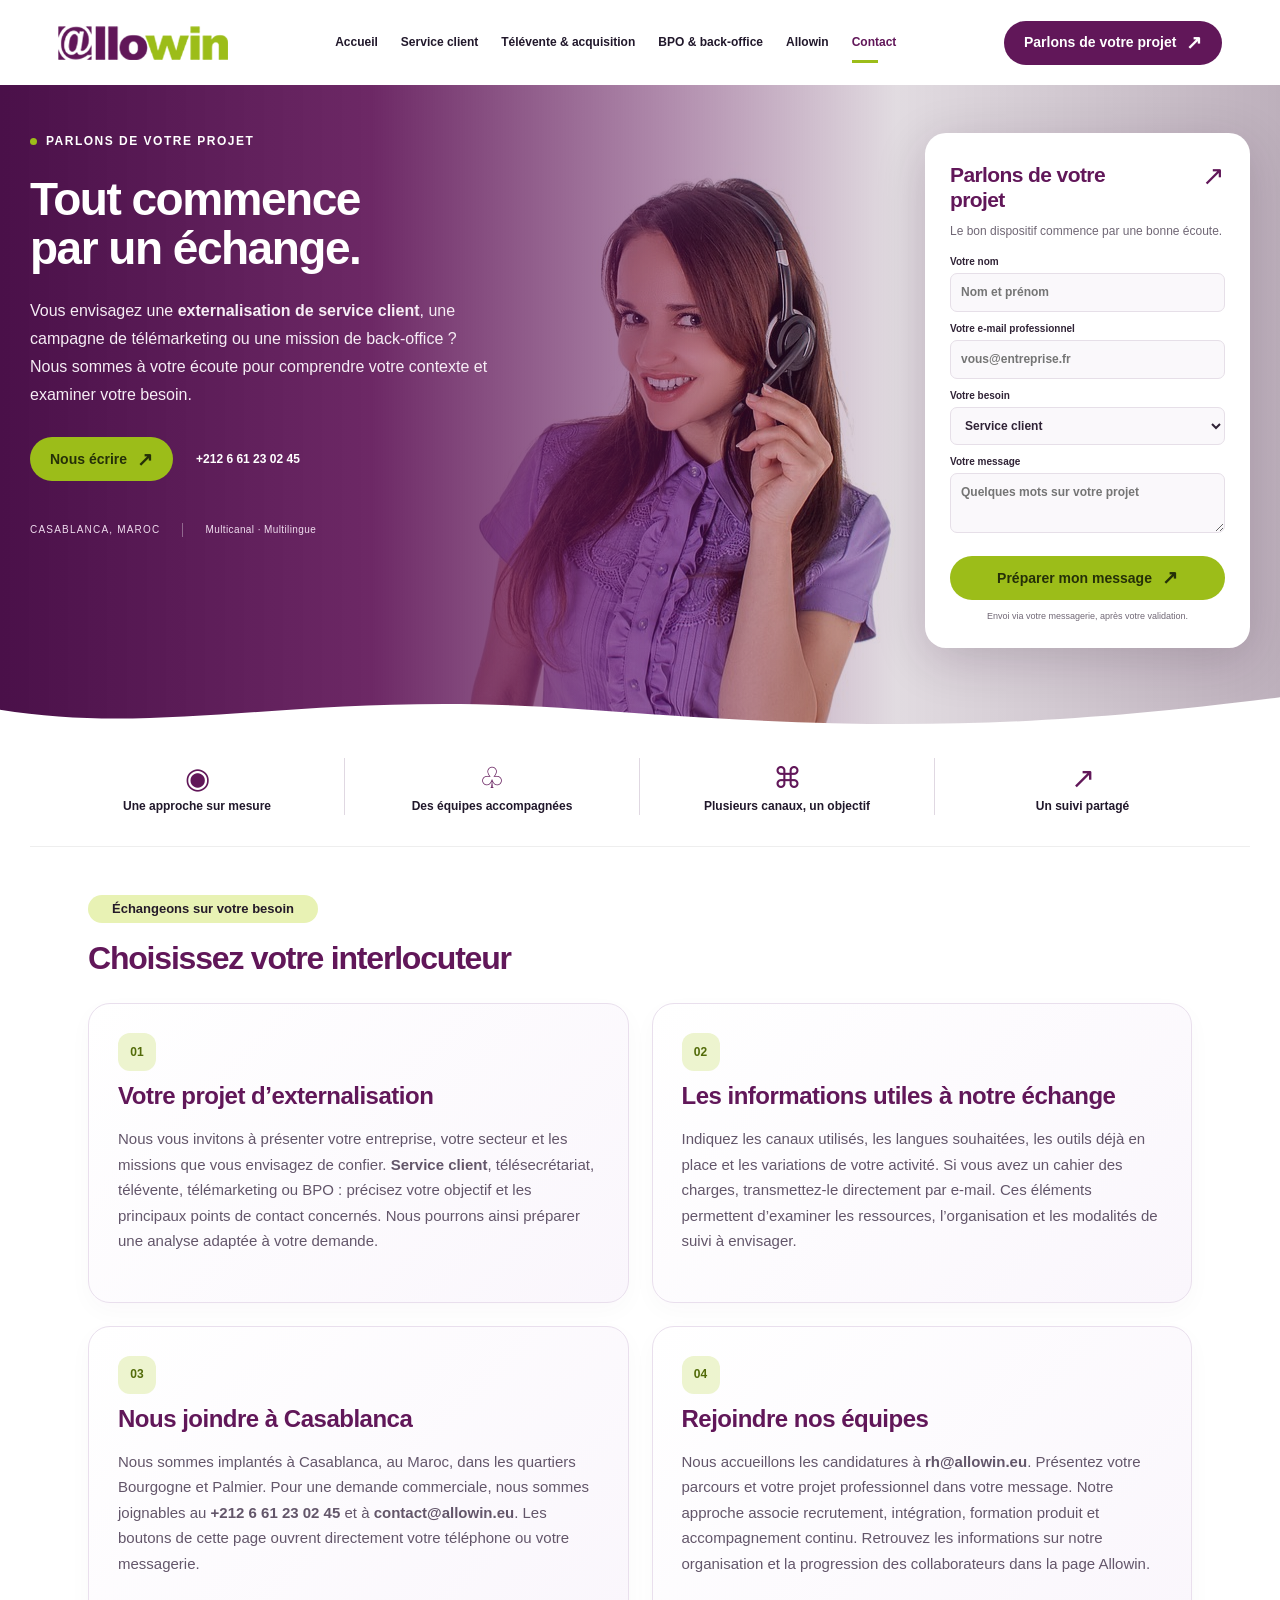
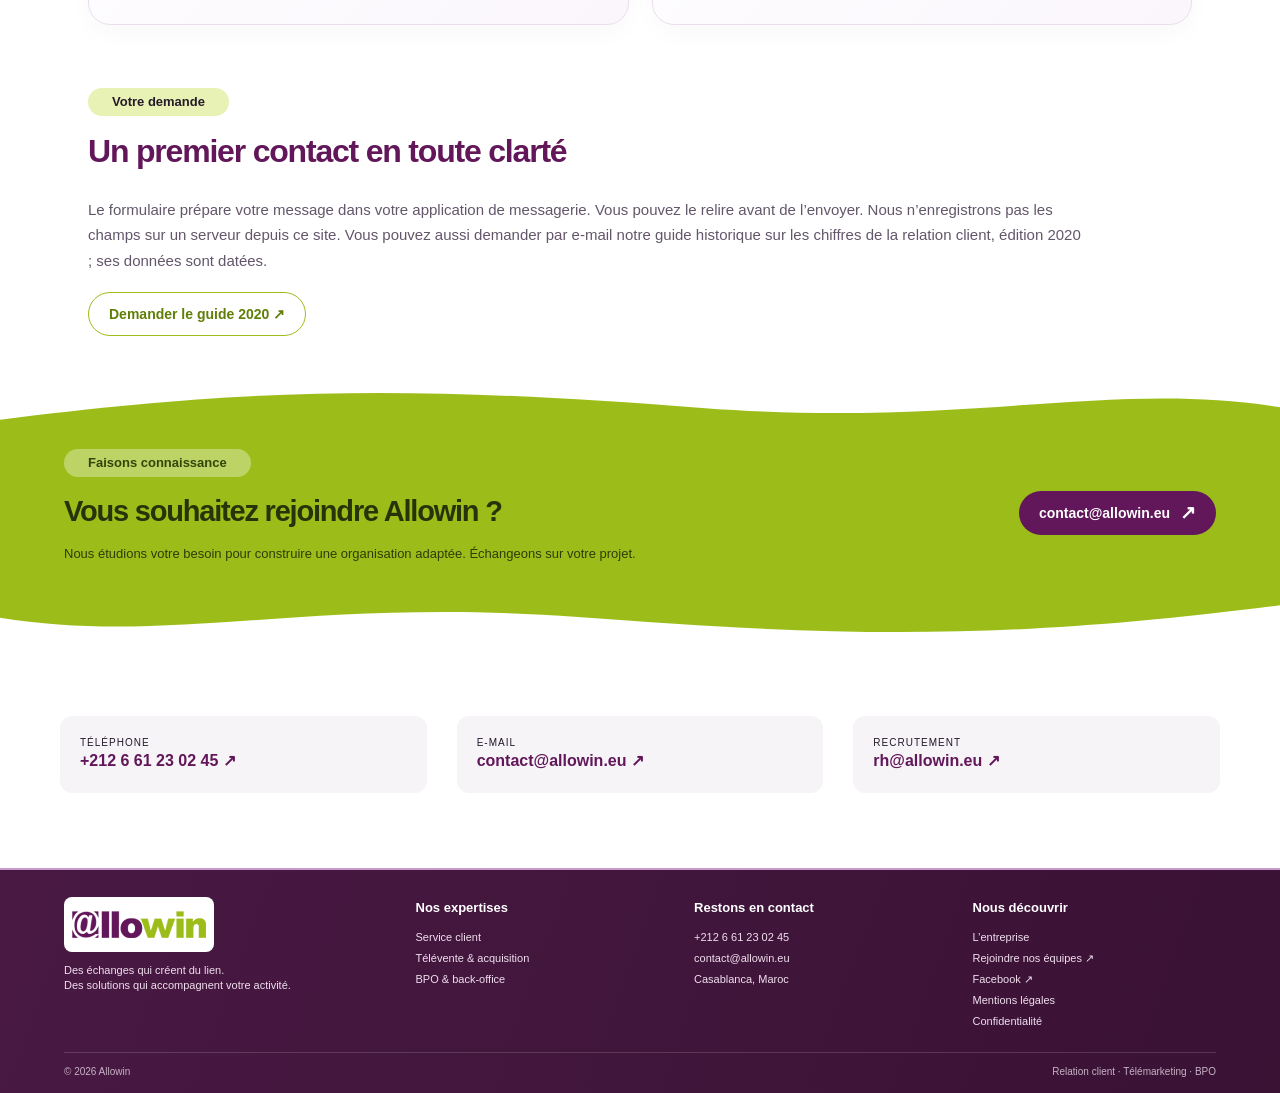
<file: contact.html>
<!doctype html><html lang="fr"><head><meta charset="UTF-8"><meta name="viewport" content="width=device-width, initial-scale=1"><title>Contact | Allowin Casablanca</title><meta name="description" content="Vous envisagez une externalisation de service client, une campagne de télémarketing ou une mission de back-office ? Nous sommes à votre écoute pour comprendre votre contexte et examiner votre besoin."><meta name="theme-color" content="#611759"><link rel="icon" href="logo.png"><link rel="stylesheet" href="style.css"><link rel="stylesheet" href="reference.css"><script src="app.js" defer></script></head><body class="interior-page"><a class="skip" href="#contenu">Aller au contenu</a><div class="topbar"><span>À Casablanca, au service de votre relation client.</span><a href="tel:+212661230245">+212 6 61 23 02 45 <span>↗</span></a></div><header><a class="logo" href="index.html" aria-label="Allowin — accueil"><img src="logo.png" alt="Allowin"></a><button class="menu-toggle" aria-label="Ouvrir le menu" aria-expanded="false">☰</button><nav aria-label="Navigation principale"><a href="index.html">Accueil</a><a href="service-client.html">Service client</a><a href="televente-acquisition.html">Télévente & acquisition</a><a href="bpo-back-office.html">BPO & back-office</a><a href="allowin.html">Allowin</a><a href="contact.html">Contact</a></nav><a href="contact.html" class="btn purple header-cta">Parlons de votre projet <span>↗</span></a></header><main id="contenu"><section class="hero "><div class="hero-photo" style="background-image:url('hero.jpg')"></div><div class="hero-shade"></div><div class="hero-inner"><div class="hero-copy"><span class="hero-kicker"><i></i> Parlons de votre projet</span><h1>Tout commence<br>par un échange.</h1><p>Vous envisagez une <strong>externalisation de service client</strong>, une campagne de télémarketing ou une mission de back-office ? Nous sommes à votre écoute pour comprendre votre contexte et examiner votre besoin.</p><div class="hero-buttons"><a href="mailto:contact@allowin.eu" class="btn green">Nous écrire <span>↗</span></a><a href="tel:+212661230245" class="text-link">+212 6 61 23 02 45</a></div><div class="hero-note"><span>CASABLANCA, MAROC</span><span>Multicanal · Multilingue</span></div></div><form class="lead-form"><span class="form-icon">↗</span><h2>Parlons de votre projet</h2><p>Le bon dispositif commence par une bonne écoute.</p><label>Votre nom<input name="nom" autocomplete="name" placeholder="Nom et prénom" required></label><label>Votre e-mail professionnel<input type="email" name="email" autocomplete="email" placeholder="vous@entreprise.fr" required></label><label>Votre besoin<select name="besoin"><option>Service client</option><option>Télévente & acquisition</option><option>BPO & back-office</option></select></label><label class="sr-only">Votre message<textarea name="message" placeholder="Quelques mots sur votre projet"></textarea></label><button class="btn green" type="submit">Préparer mon message <span>↗</span></button><small>Envoi via votre messagerie, après votre validation.</small></form></div><svg class="curve bottom" viewBox="0 0 1440 65" preserveAspectRatio="none" aria-hidden="true"><path d="M0 30C190 70 350 0 650 29S1130 63 1440 12V65H0Z"/></svg></section><div class="benefits" id="expertises"><span><b>◉</b> Une approche sur mesure</span><span><b>♧</b> Des équipes accompagnées</span><span><b>⌘</b> Plusieurs canaux, un objectif</span><span><b>↗</b> Un suivi partagé</span></div><div class="enriched-content"><section class="fact-section"><div class="fact-heading"><span class="eyebrow">Échangeons sur votre besoin</span><h2>Choisissez votre interlocuteur</h2></div><div class="fact-grid"><article class="fact-panel"><span class="fact-number">01</span><h2>Votre projet d’externalisation</h2><p>Nous vous invitons à présenter votre entreprise, votre secteur et les missions que vous envisagez de confier. <strong>Service client</strong>, télésecrétariat, télévente, télémarketing ou BPO : précisez votre objectif et les principaux points de contact concernés. Nous pourrons ainsi préparer une analyse adaptée à votre demande.</p></article><article class="fact-panel"><span class="fact-number">02</span><h2>Les informations utiles à notre échange</h2><p>Indiquez les canaux utilisés, les langues souhaitées, les outils déjà en place et les variations de votre activité. Si vous avez un cahier des charges, transmettez-le directement par e-mail. Ces éléments permettent d’examiner les ressources, l’organisation et les modalités de suivi à envisager.</p></article><article class="fact-panel"><span class="fact-number">03</span><h2>Nous joindre à Casablanca</h2><p>Nous sommes implantés à Casablanca, au Maroc, dans les quartiers Bourgogne et Palmier. Pour une demande commerciale, nous sommes joignables au <strong>+212 6 61 23 02 45</strong> et à <strong>contact@allowin.eu</strong>. Les boutons de cette page ouvrent directement votre téléphone ou votre messagerie.</p></article><article class="fact-panel"><span class="fact-number">04</span><h2>Rejoindre nos équipes</h2><p>Nous accueillons les candidatures à <strong>rh@allowin.eu</strong>. Présentez votre parcours et votre projet professionnel dans votre message. Notre approche associe recrutement, intégration, formation produit et accompagnement continu. Retrouvez les informations sur notre organisation et la progression des collaborateurs dans la page Allowin.</p></article></div></section><section class="fact-section"><div class="fact-heading"><span class="eyebrow">Votre demande</span><h2>Un premier contact en toute clarté</h2></div><p class="fact-intro">Le formulaire prépare votre message dans votre application de messagerie. Vous pouvez le relire avant de l’envoyer. Nous n’enregistrons pas les champs sur un serveur depuis ce site. Vous pouvez aussi demander par e-mail notre guide historique sur les chiffres de la relation client, édition 2020 ; ses données sont datées.</p><a class="btn outline" href="mailto:contact@allowin.eu?subject=Demande%20du%20guide%20relation%20client%202020">Demander le guide 2020 ↗</a></section></div><section class="cta-band"><svg class="curve top" viewBox="0 0 1440 65" preserveAspectRatio="none" aria-hidden="true"><path d="M0 30C190 70 350 0 650 29S1130 63 1440 12V65H0Z"/></svg><div><span class="eyebrow">Faisons connaissance</span><h2>Vous souhaitez rejoindre Allowin ?</h2><p>Nous étudions votre besoin pour construire une organisation adaptée. Échangeons sur votre projet.</p></div><a class="btn purple" href="mailto:contact@allowin.eu">contact@allowin.eu <span>↗</span></a><svg class="curve bottom" viewBox="0 0 1440 65" preserveAspectRatio="none" aria-hidden="true"><path d="M0 30C190 70 350 0 650 29S1130 63 1440 12V65H0Z"/></svg></section><section class="contact-details section"><a href="tel:+212661230245"><small>TÉLÉPHONE</small><strong>+212 6 61 23 02 45 ↗</strong></a><a href="mailto:contact@allowin.eu"><small>E-MAIL</small><strong>contact@allowin.eu ↗</strong></a><a href="mailto:rh@allowin.eu"><small>RECRUTEMENT</small><strong>rh@allowin.eu ↗</strong></a></section></main><footer><div class="footer-top"><div><img src="logo.png" alt="Allowin" class="footer-logo"><p>Des échanges qui créent du lien.<br>Des solutions qui accompagnent votre activité.</p></div><div><h2>Nos expertises</h2><a href="service-client.html">Service client</a><a href="televente-acquisition.html">Télévente & acquisition</a><a href="bpo-back-office.html">BPO & back-office</a></div><div><h2>Restons en contact</h2><a href="tel:+212661230245">+212 6 61 23 02 45</a><a href="mailto:contact@allowin.eu">contact@allowin.eu</a><span>Casablanca, Maroc</span></div><div><h2>Nous découvrir</h2><a href="allowin.html">L’entreprise</a><a href="allowin.html#recrutement">Rejoindre nos équipes ↗</a><a href="https://www.facebook.com/all0win/">Facebook ↗</a><a href="https://www.allowin-callcenter.com/mentions-legales/">Mentions légales</a><a href="https://www.allowin-callcenter.com/mentions-legales/">Confidentialité</a></div></div><div class="footer-bottom"><span>© 2026 Allowin</span><span>Relation client · Télémarketing · BPO</span></div></footer></body></html>
</file>
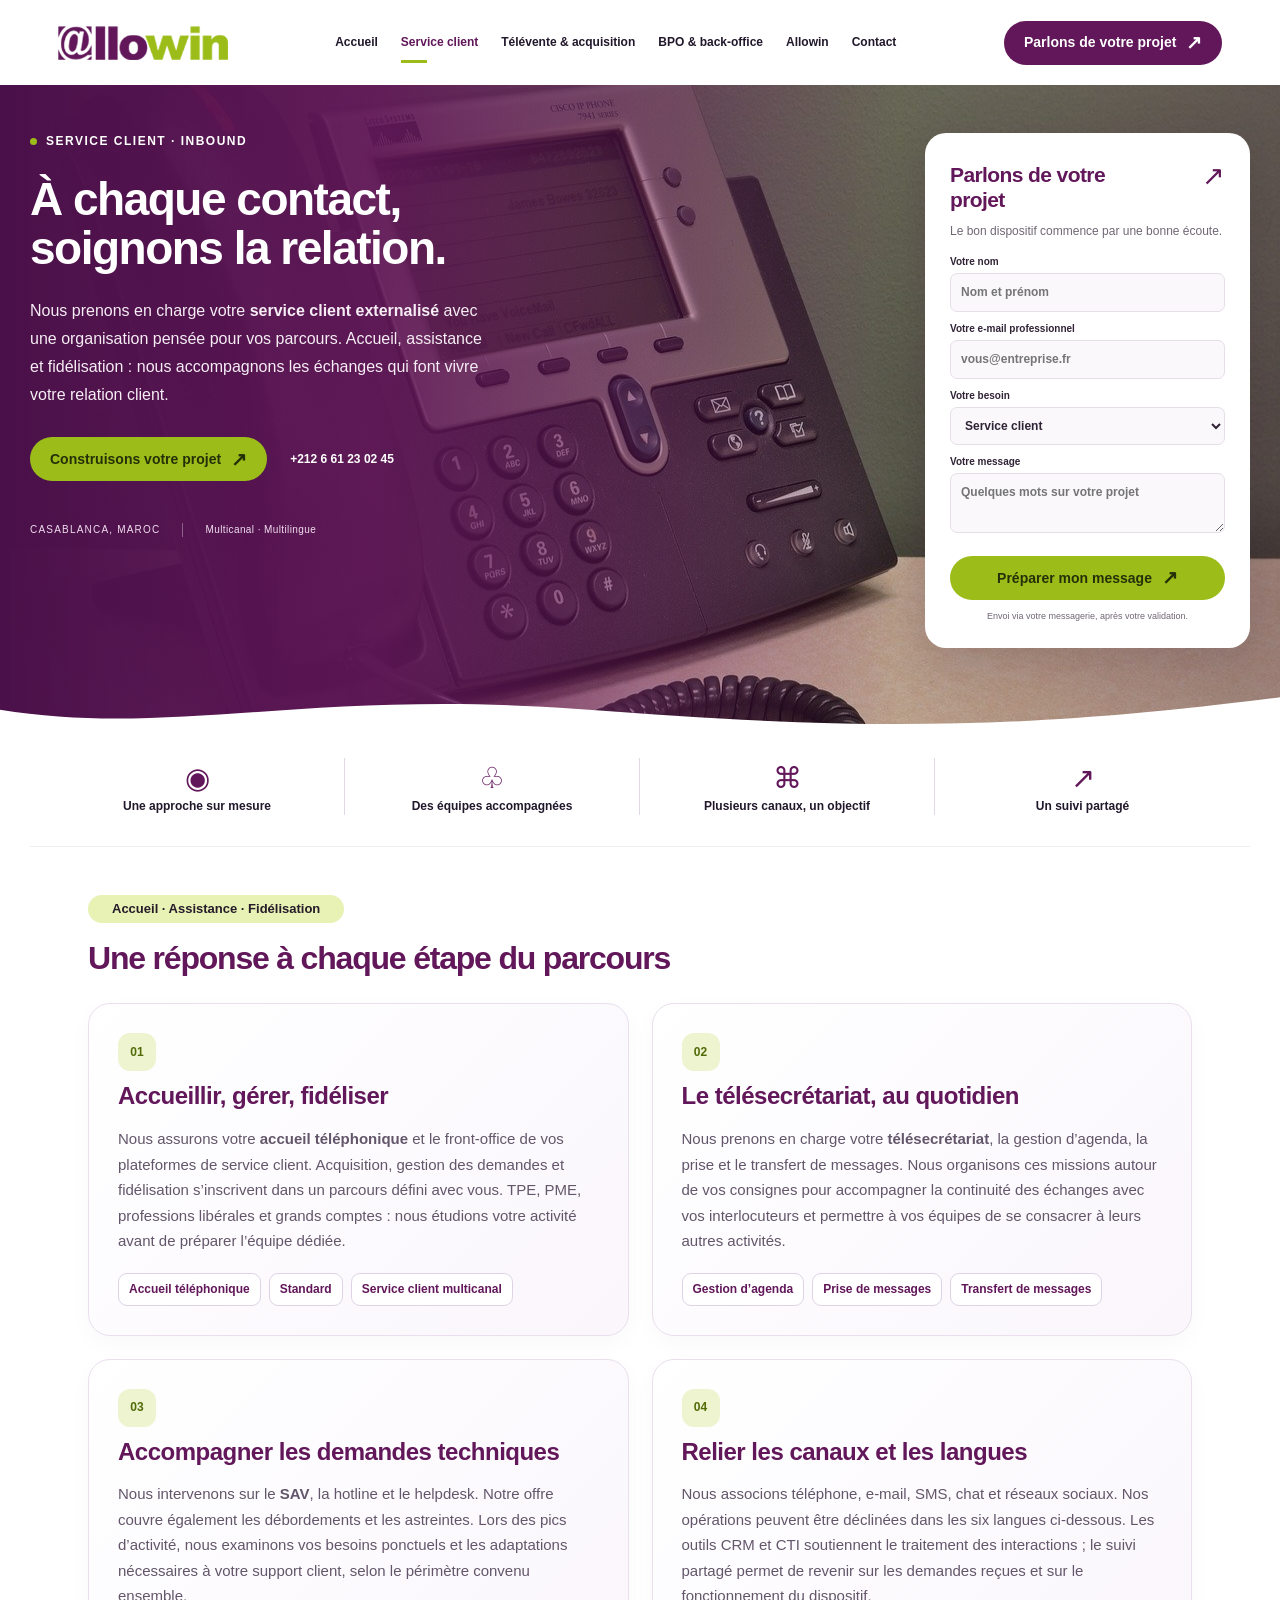
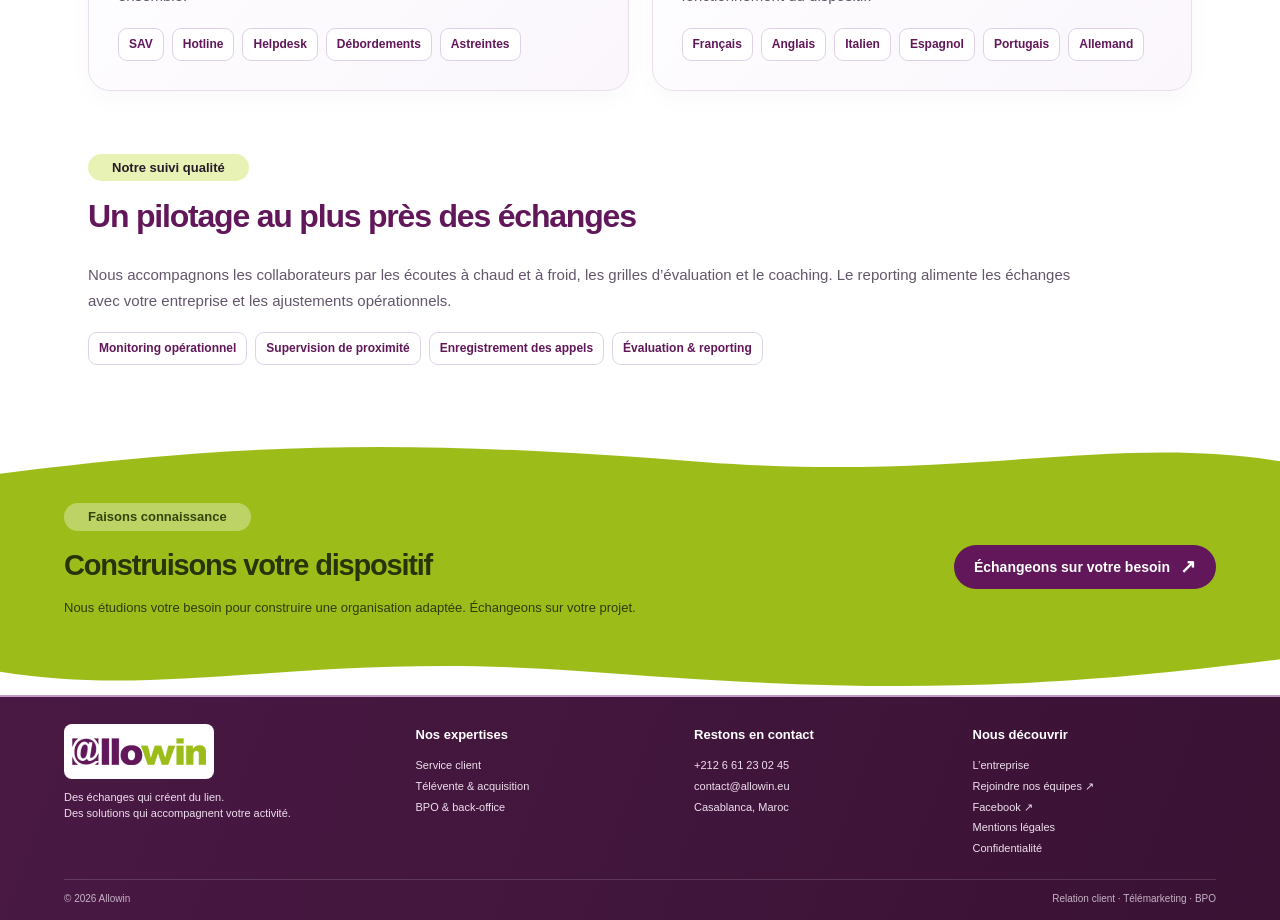
<file: service-client.html>
<!doctype html><html lang="fr"><head><meta charset="UTF-8"><meta name="viewport" content="width=device-width, initial-scale=1"><title>Service client | Allowin Casablanca</title><meta name="description" content="Nous prenons en charge votre service client externalisé avec une organisation pensée pour vos parcours. Accueil, assistance et fidélisation : nous accompagnons les échanges qui font vivre votre relation client."><meta name="theme-color" content="#611759"><link rel="icon" href="logo.png"><link rel="stylesheet" href="style.css"><link rel="stylesheet" href="reference.css"><script src="app.js" defer></script></head><body class="interior-page"><a class="skip" href="#contenu">Aller au contenu</a><div class="topbar"><span>À Casablanca, au service de votre relation client.</span><a href="tel:+212661230245">+212 6 61 23 02 45 <span>↗</span></a></div><header><a class="logo" href="index.html" aria-label="Allowin — accueil"><img src="logo.png" alt="Allowin"></a><button class="menu-toggle" aria-label="Ouvrir le menu" aria-expanded="false">☰</button><nav aria-label="Navigation principale"><a href="index.html">Accueil</a><a href="service-client.html">Service client</a><a href="televente-acquisition.html">Télévente & acquisition</a><a href="bpo-back-office.html">BPO & back-office</a><a href="allowin.html">Allowin</a><a href="contact.html">Contact</a></nav><a href="contact.html" class="btn purple header-cta">Parlons de votre projet <span>↗</span></a></header><main id="contenu"><section class="hero "><div class="hero-photo" style="background-image:url('service.jpg')"></div><div class="hero-shade"></div><div class="hero-inner"><div class="hero-copy"><span class="hero-kicker"><i></i> Service client · Inbound</span><h1>À chaque contact,<br>soignons la relation.</h1><p>Nous prenons en charge votre <strong>service client externalisé</strong> avec une organisation pensée pour vos parcours. Accueil, assistance et fidélisation : nous accompagnons les échanges qui font vivre votre relation client.</p><div class="hero-buttons"><a href="contact.html" class="btn green">Construisons votre projet <span>↗</span></a><a href="tel:+212661230245" class="text-link">+212 6 61 23 02 45</a></div><div class="hero-note"><span>CASABLANCA, MAROC</span><span>Multicanal · Multilingue</span></div></div><form class="lead-form"><span class="form-icon">↗</span><h2>Parlons de votre projet</h2><p>Le bon dispositif commence par une bonne écoute.</p><label>Votre nom<input name="nom" autocomplete="name" placeholder="Nom et prénom" required></label><label>Votre e-mail professionnel<input type="email" name="email" autocomplete="email" placeholder="vous@entreprise.fr" required></label><label>Votre besoin<select name="besoin"><option>Service client</option><option>Télévente & acquisition</option><option>BPO & back-office</option></select></label><label class="sr-only">Votre message<textarea name="message" placeholder="Quelques mots sur votre projet"></textarea></label><button class="btn green" type="submit">Préparer mon message <span>↗</span></button><small>Envoi via votre messagerie, après votre validation.</small></form></div><svg class="curve bottom" viewBox="0 0 1440 65" preserveAspectRatio="none" aria-hidden="true"><path d="M0 30C190 70 350 0 650 29S1130 63 1440 12V65H0Z"/></svg></section><div class="benefits" id="expertises"><span><b>◉</b> Une approche sur mesure</span><span><b>♧</b> Des équipes accompagnées</span><span><b>⌘</b> Plusieurs canaux, un objectif</span><span><b>↗</b> Un suivi partagé</span></div><div class="enriched-content"><section class="fact-section"><div class="fact-heading"><span class="eyebrow">Accueil · Assistance · Fidélisation</span><h2>Une réponse à chaque étape du parcours</h2></div><div class="fact-grid"><article class="fact-panel"><span class="fact-number">01</span><h2>Accueillir, gérer, fidéliser</h2><p>Nous assurons votre <strong>accueil téléphonique</strong> et le front-office de vos plateformes de service client. Acquisition, gestion des demandes et fidélisation s’inscrivent dans un parcours défini avec vous. TPE, PME, professions libérales et grands comptes : nous étudions votre activité avant de préparer l’équipe dédiée.</p><ul class="fact-chips"><li>Accueil téléphonique</li><li>Standard</li><li>Service client multicanal</li></ul></article><article class="fact-panel"><span class="fact-number">02</span><h2>Le télésecrétariat, au quotidien</h2><p>Nous prenons en charge votre <strong>télésecrétariat</strong>, la gestion d’agenda, la prise et le transfert de messages. Nous organisons ces missions autour de vos consignes pour accompagner la continuité des échanges avec vos interlocuteurs et permettre à vos équipes de se consacrer à leurs autres activités.</p><ul class="fact-chips"><li>Gestion d’agenda</li><li>Prise de messages</li><li>Transfert de messages</li></ul></article><article class="fact-panel"><span class="fact-number">03</span><h2>Accompagner les demandes techniques</h2><p>Nous intervenons sur le <strong>SAV</strong>, la hotline et le helpdesk. Notre offre couvre également les débordements et les astreintes. Lors des pics d’activité, nous examinons vos besoins ponctuels et les adaptations nécessaires à votre support client, selon le périmètre convenu ensemble.</p><ul class="fact-chips"><li>SAV</li><li>Hotline</li><li>Helpdesk</li><li>Débordements</li><li>Astreintes</li></ul></article><article class="fact-panel"><span class="fact-number">04</span><h2>Relier les canaux et les langues</h2><p>Nous associons téléphone, e-mail, SMS, chat et réseaux sociaux. Nos opérations peuvent être déclinées dans les six langues ci-dessous. Les outils CRM et CTI soutiennent le traitement des interactions ; le suivi partagé permet de revenir sur les demandes reçues et sur le fonctionnement du dispositif.</p><ul class="fact-chips"><li>Français</li><li>Anglais</li><li>Italien</li><li>Espagnol</li><li>Portugais</li><li>Allemand</li></ul></article></div></section><section class="fact-section"><div class="fact-heading"><span class="eyebrow">Notre suivi qualité</span><h2>Un pilotage au plus près des échanges</h2></div><p class="fact-intro">Nous accompagnons les collaborateurs par les écoutes à chaud et à froid, les grilles d’évaluation et le coaching. Le reporting alimente les échanges avec votre entreprise et les ajustements opérationnels.</p><ul class="fact-chips"><li>Monitoring opérationnel</li><li>Supervision de proximité</li><li>Enregistrement des appels</li><li>Évaluation & reporting</li></ul></section></div><section class="cta-band"><svg class="curve top" viewBox="0 0 1440 65" preserveAspectRatio="none" aria-hidden="true"><path d="M0 30C190 70 350 0 650 29S1130 63 1440 12V65H0Z"/></svg><div><span class="eyebrow">Faisons connaissance</span><h2>Construisons votre dispositif</h2><p>Nous étudions votre besoin pour construire une organisation adaptée. Échangeons sur votre projet.</p></div><a class="btn purple" href="contact.html">Échangeons sur votre besoin <span>↗</span></a><svg class="curve bottom" viewBox="0 0 1440 65" preserveAspectRatio="none" aria-hidden="true"><path d="M0 30C190 70 350 0 650 29S1130 63 1440 12V65H0Z"/></svg></section></main><footer><div class="footer-top"><div><img src="logo.png" alt="Allowin" class="footer-logo"><p>Des échanges qui créent du lien.<br>Des solutions qui accompagnent votre activité.</p></div><div><h2>Nos expertises</h2><a href="service-client.html">Service client</a><a href="televente-acquisition.html">Télévente & acquisition</a><a href="bpo-back-office.html">BPO & back-office</a></div><div><h2>Restons en contact</h2><a href="tel:+212661230245">+212 6 61 23 02 45</a><a href="mailto:contact@allowin.eu">contact@allowin.eu</a><span>Casablanca, Maroc</span></div><div><h2>Nous découvrir</h2><a href="allowin.html">L’entreprise</a><a href="allowin.html#recrutement">Rejoindre nos équipes ↗</a><a href="https://www.facebook.com/all0win/">Facebook ↗</a><a href="https://www.allowin-callcenter.com/mentions-legales/">Mentions légales</a><a href="https://www.allowin-callcenter.com/mentions-legales/">Confidentialité</a></div></div><div class="footer-bottom"><span>© 2026 Allowin</span><span>Relation client · Télémarketing · BPO</span></div></footer></body></html>
</file>
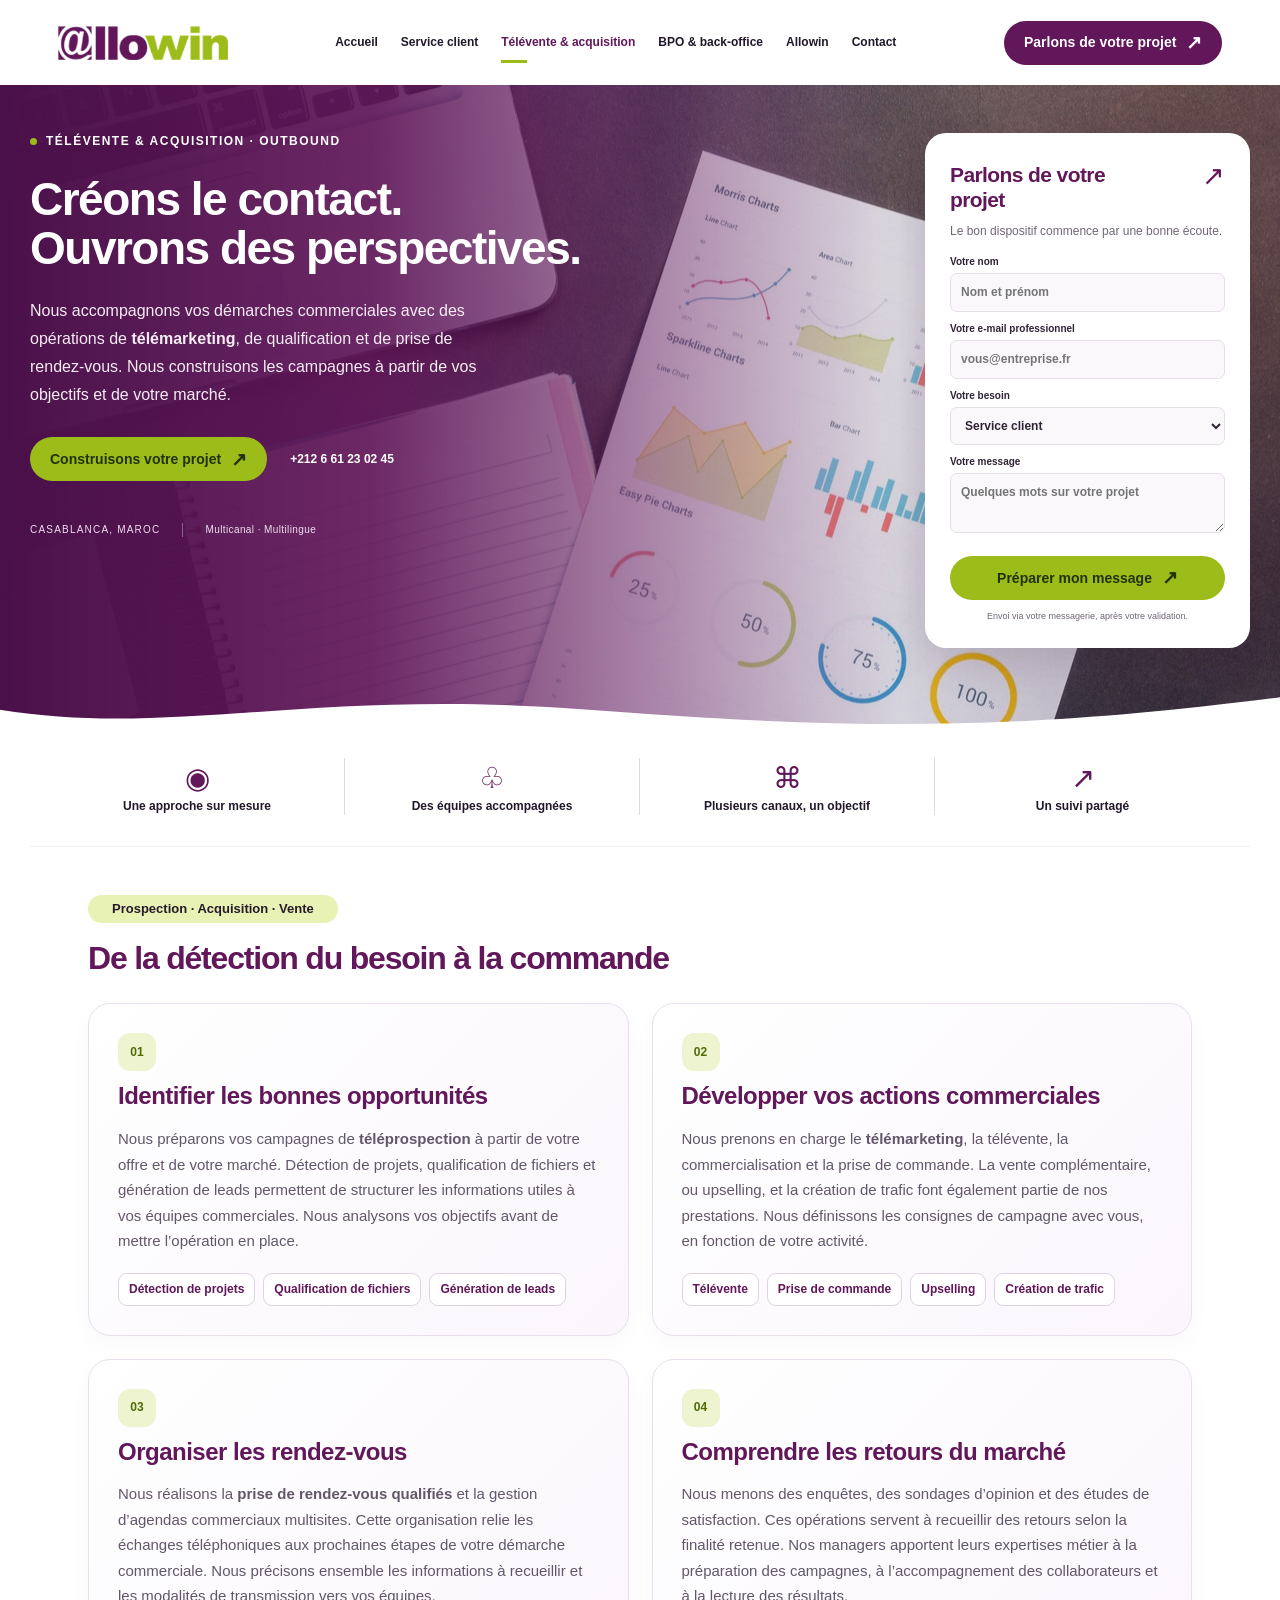
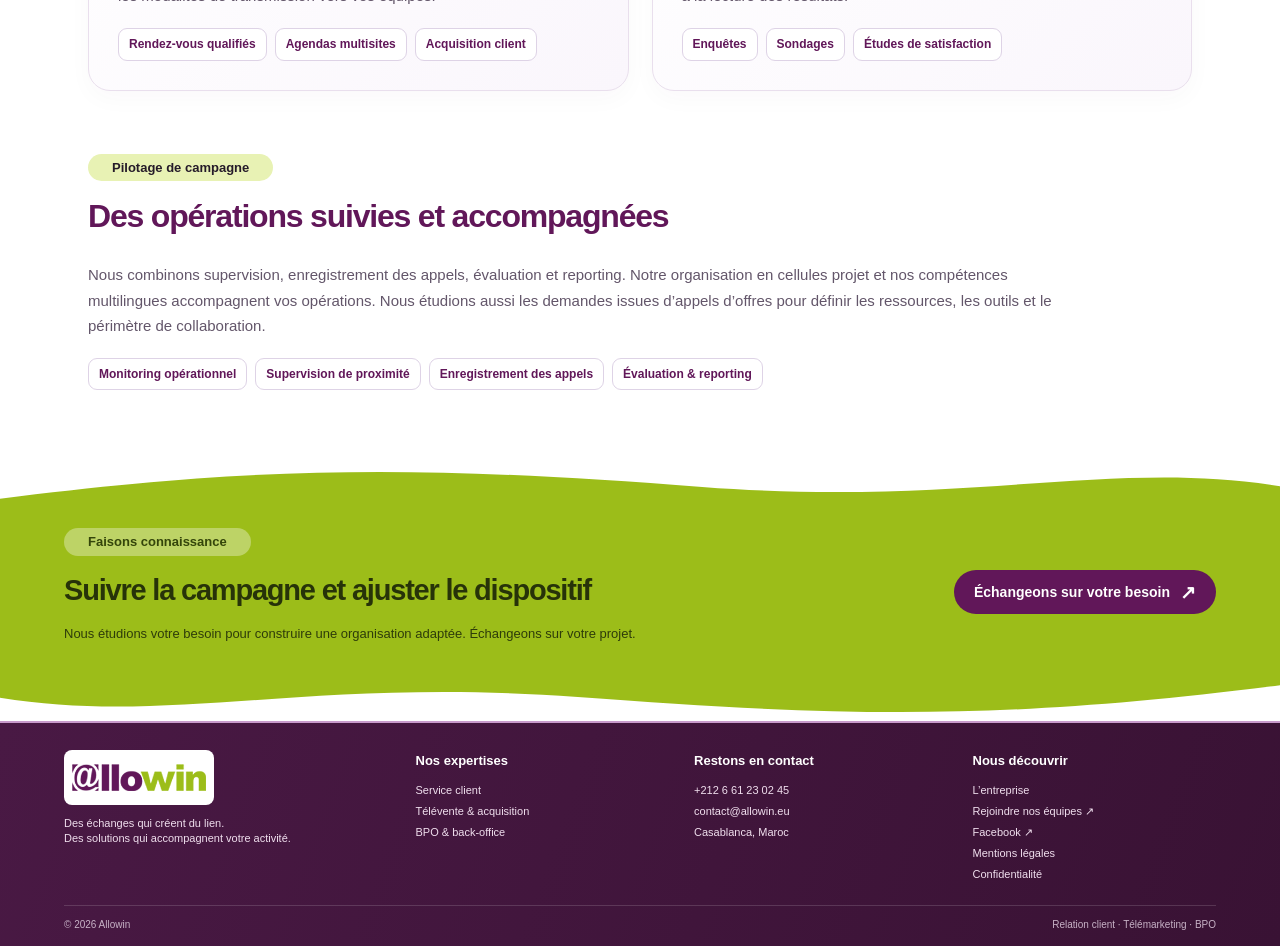
<file: televente-acquisition.html>
<!doctype html><html lang="fr"><head><meta charset="UTF-8"><meta name="viewport" content="width=device-width, initial-scale=1"><title>Télévente & acquisition | Allowin Casablanca</title><meta name="description" content="Nous accompagnons vos démarches commerciales avec des opérations de télémarketing, de qualification et de prise de rendez-vous. Nous construisons les campagnes à partir de vos objectifs et de votre marché."><meta name="theme-color" content="#611759"><link rel="icon" href="logo.png"><link rel="stylesheet" href="style.css"><link rel="stylesheet" href="reference.css"><script src="app.js" defer></script></head><body class="interior-page"><a class="skip" href="#contenu">Aller au contenu</a><div class="topbar"><span>À Casablanca, au service de votre relation client.</span><a href="tel:+212661230245">+212 6 61 23 02 45 <span>↗</span></a></div><header><a class="logo" href="index.html" aria-label="Allowin — accueil"><img src="logo.png" alt="Allowin"></a><button class="menu-toggle" aria-label="Ouvrir le menu" aria-expanded="false">☰</button><nav aria-label="Navigation principale"><a href="index.html">Accueil</a><a href="service-client.html">Service client</a><a href="televente-acquisition.html">Télévente & acquisition</a><a href="bpo-back-office.html">BPO & back-office</a><a href="allowin.html">Allowin</a><a href="contact.html">Contact</a></nav><a href="contact.html" class="btn purple header-cta">Parlons de votre projet <span>↗</span></a></header><main id="contenu"><section class="hero "><div class="hero-photo" style="background-image:url('outbound.jpg')"></div><div class="hero-shade"></div><div class="hero-inner"><div class="hero-copy"><span class="hero-kicker"><i></i> Télévente & acquisition · Outbound</span><h1>Créons le contact.<br>Ouvrons des perspectives.</h1><p>Nous accompagnons vos démarches commerciales avec des opérations de <strong>télémarketing</strong>, de qualification et de prise de rendez-vous. Nous construisons les campagnes à partir de vos objectifs et de votre marché.</p><div class="hero-buttons"><a href="contact.html" class="btn green">Construisons votre projet <span>↗</span></a><a href="tel:+212661230245" class="text-link">+212 6 61 23 02 45</a></div><div class="hero-note"><span>CASABLANCA, MAROC</span><span>Multicanal · Multilingue</span></div></div><form class="lead-form"><span class="form-icon">↗</span><h2>Parlons de votre projet</h2><p>Le bon dispositif commence par une bonne écoute.</p><label>Votre nom<input name="nom" autocomplete="name" placeholder="Nom et prénom" required></label><label>Votre e-mail professionnel<input type="email" name="email" autocomplete="email" placeholder="vous@entreprise.fr" required></label><label>Votre besoin<select name="besoin"><option>Service client</option><option>Télévente & acquisition</option><option>BPO & back-office</option></select></label><label class="sr-only">Votre message<textarea name="message" placeholder="Quelques mots sur votre projet"></textarea></label><button class="btn green" type="submit">Préparer mon message <span>↗</span></button><small>Envoi via votre messagerie, après votre validation.</small></form></div><svg class="curve bottom" viewBox="0 0 1440 65" preserveAspectRatio="none" aria-hidden="true"><path d="M0 30C190 70 350 0 650 29S1130 63 1440 12V65H0Z"/></svg></section><div class="benefits" id="expertises"><span><b>◉</b> Une approche sur mesure</span><span><b>♧</b> Des équipes accompagnées</span><span><b>⌘</b> Plusieurs canaux, un objectif</span><span><b>↗</b> Un suivi partagé</span></div><div class="enriched-content"><section class="fact-section"><div class="fact-heading"><span class="eyebrow">Prospection · Acquisition · Vente</span><h2>De la détection du besoin à la commande</h2></div><div class="fact-grid"><article class="fact-panel"><span class="fact-number">01</span><h2>Identifier les bonnes opportunités</h2><p>Nous préparons vos campagnes de <strong>téléprospection</strong> à partir de votre offre et de votre marché. Détection de projets, qualification de fichiers et génération de leads permettent de structurer les informations utiles à vos équipes commerciales. Nous analysons vos objectifs avant de mettre l’opération en place.</p><ul class="fact-chips"><li>Détection de projets</li><li>Qualification de fichiers</li><li>Génération de leads</li></ul></article><article class="fact-panel"><span class="fact-number">02</span><h2>Développer vos actions commerciales</h2><p>Nous prenons en charge le <strong>télémarketing</strong>, la télévente, la commercialisation et la prise de commande. La vente complémentaire, ou upselling, et la création de trafic font également partie de nos prestations. Nous définissons les consignes de campagne avec vous, en fonction de votre activité.</p><ul class="fact-chips"><li>Télévente</li><li>Prise de commande</li><li>Upselling</li><li>Création de trafic</li></ul></article><article class="fact-panel"><span class="fact-number">03</span><h2>Organiser les rendez-vous</h2><p>Nous réalisons la <strong>prise de rendez-vous qualifiés</strong> et la gestion d’agendas commerciaux multisites. Cette organisation relie les échanges téléphoniques aux prochaines étapes de votre démarche commerciale. Nous précisons ensemble les informations à recueillir et les modalités de transmission vers vos équipes.</p><ul class="fact-chips"><li>Rendez-vous qualifiés</li><li>Agendas multisites</li><li>Acquisition client</li></ul></article><article class="fact-panel"><span class="fact-number">04</span><h2>Comprendre les retours du marché</h2><p>Nous menons des enquêtes, des sondages d’opinion et des études de satisfaction. Ces opérations servent à recueillir des retours selon la finalité retenue. Nos managers apportent leurs expertises métier à la préparation des campagnes, à l’accompagnement des collaborateurs et à la lecture des résultats.</p><ul class="fact-chips"><li>Enquêtes</li><li>Sondages</li><li>Études de satisfaction</li></ul></article></div></section><section class="fact-section"><div class="fact-heading"><span class="eyebrow">Pilotage de campagne</span><h2>Des opérations suivies et accompagnées</h2></div><p class="fact-intro">Nous combinons supervision, enregistrement des appels, évaluation et reporting. Notre organisation en cellules projet et nos compétences multilingues accompagnent vos opérations. Nous étudions aussi les demandes issues d’appels d’offres pour définir les ressources, les outils et le périmètre de collaboration.</p><ul class="fact-chips"><li>Monitoring opérationnel</li><li>Supervision de proximité</li><li>Enregistrement des appels</li><li>Évaluation & reporting</li></ul></section></div><section class="cta-band"><svg class="curve top" viewBox="0 0 1440 65" preserveAspectRatio="none" aria-hidden="true"><path d="M0 30C190 70 350 0 650 29S1130 63 1440 12V65H0Z"/></svg><div><span class="eyebrow">Faisons connaissance</span><h2>Suivre la campagne et ajuster le dispositif</h2><p>Nous étudions votre besoin pour construire une organisation adaptée. Échangeons sur votre projet.</p></div><a class="btn purple" href="contact.html">Échangeons sur votre besoin <span>↗</span></a><svg class="curve bottom" viewBox="0 0 1440 65" preserveAspectRatio="none" aria-hidden="true"><path d="M0 30C190 70 350 0 650 29S1130 63 1440 12V65H0Z"/></svg></section></main><footer><div class="footer-top"><div><img src="logo.png" alt="Allowin" class="footer-logo"><p>Des échanges qui créent du lien.<br>Des solutions qui accompagnent votre activité.</p></div><div><h2>Nos expertises</h2><a href="service-client.html">Service client</a><a href="televente-acquisition.html">Télévente & acquisition</a><a href="bpo-back-office.html">BPO & back-office</a></div><div><h2>Restons en contact</h2><a href="tel:+212661230245">+212 6 61 23 02 45</a><a href="mailto:contact@allowin.eu">contact@allowin.eu</a><span>Casablanca, Maroc</span></div><div><h2>Nous découvrir</h2><a href="allowin.html">L’entreprise</a><a href="allowin.html#recrutement">Rejoindre nos équipes ↗</a><a href="https://www.facebook.com/all0win/">Facebook ↗</a><a href="https://www.allowin-callcenter.com/mentions-legales/">Mentions légales</a><a href="https://www.allowin-callcenter.com/mentions-legales/">Confidentialité</a></div></div><div class="footer-bottom"><span>© 2026 Allowin</span><span>Relation client · Télémarketing · BPO</span></div></footer></body></html>
</file>
<file: style.css>
:root{--purple:#611759;--deep:#391135;--green:#9cbd19;--ink:#302336;--muted:#706775;--pale:#f7f4f8}*{box-sizing:border-box}html{scroll-behavior:smooth;scroll-padding-top:100px}body{margin:0;color:var(--ink);font-family:Arial,Helvetica,sans-serif;font-size:16px;line-height:1.65}a{color:inherit;text-decoration:none}button,input,select,textarea{font:inherit}img{max-width:100%;display:block}button,a,input,select,textarea{-webkit-tap-highlight-color:transparent}a:focus-visible,button:focus-visible,input:focus-visible,select:focus-visible,textarea:focus-visible{outline:3px solid #9cbd19;outline-offset:4px}.topbar{background:var(--deep);color:#fff;display:flex;justify-content:space-between;padding:8px max(5%,calc((100vw - 1320px)/2));font-size:12px;letter-spacing:.3px}.topbar a{font-weight:700}.topbar a span{margin-left:18px;color:var(--green)}header{position:sticky;top:0;z-index:30;background:#fffffffa;backdrop-filter:blur(12px);display:flex;align-items:center;justify-content:space-between;gap:25px;padding:18px 4%;border-bottom:1px solid #eee}.logo{width:145px;flex-shrink:0}.logo img{width:145px;height:53px;object-fit:contain}nav{display:flex;gap:25px;align-items:center}nav a{font-size:12px;font-weight:700;position:relative;white-space:nowrap}nav a[aria-current]{color:var(--purple)}nav a[aria-current]:after{content:'';position:absolute;bottom:-12px;left:0;width:26px;height:3px;background:var(--green)}.btn{display:inline-flex;gap:25px;justify-content:space-between;align-items:center;min-height:47px;border-radius:30px;padding:12px 22px;font-weight:700;font-size:13px;border:0;cursor:pointer;transition:transform .2s,box-shadow .2s}.btn:hover{transform:translateY(-3px);box-shadow:0 8px 20px #39113525}.btn span{font-size:19px;line-height:1}.green{background:var(--green);color:#253008}.purple{background:var(--purple);color:white}.hero{position:relative;overflow:hidden;background:var(--purple);color:#fff;isolation:isolate}.hero-inner{max-width:1320px;margin:auto;display:grid;grid-template-columns:1fr 325px;gap:12%;padding:68px 30px 85px;position:relative;z-index:2}.hero-photo{position:absolute;inset:0;background-size:cover;background-position:center 40%;z-index:-3}.home .hero-photo{background-size:auto 118%;background-repeat:no-repeat;background-position:64% 65%;background-color:#f6f6f6}.hero-shade{position:absolute;inset:0;background:linear-gradient(90deg,#4a1049 0%,#611759ec 29%,#61175980 52%,#39113526 70%,#39113555);z-index:-2}.hero-copy{max-width:600px}.hero-kicker{font-size:12px;letter-spacing:1.5px;font-weight:600;text-transform:uppercase;display:flex;align-items:center;gap:9px}.hero-kicker i{height:7px;width:7px;border-radius:50%;background:var(--green)}h1{font-size:clamp(38px,4.3vw,64px);line-height:1.08;letter-spacing:-2.7px;margin:25px 0 23px;font-weight:750}h1 br{display:block}.hero-copy>p{max-width:460px;font-size:16px;line-height:1.75;color:#f6edf5}.hero strong{font-weight:600}.hero-buttons{display:flex;align-items:center;gap:23px;margin-top:28px;flex-wrap:wrap}.text-link{font-size:12px;font-weight:700}.hero-note{display:flex;gap:22px;margin-top:42px;font-size:10px;letter-spacing:1.2px;color:#f0ddef}.hero-note span+span{padding-left:22px;border-left:1px solid #ffffff55;letter-spacing:.4px}.lead-form{align-self:center;background:#fff;color:var(--ink);padding:25px;border-radius:21px;box-shadow:0 12px 50px #240b2430}.form-icon{color:var(--purple);font-size:27px;float:right}.lead-form h2{font-size:21px;line-height:1.2;margin:4px 0 10px;max-width:210px;letter-spacing:-.6px}.lead-form p{font-size:12px;color:var(--muted);line-height:1.5;margin:0 0 15px}.lead-form label{display:block;font-size:10px;font-weight:700;margin:10px 0}.lead-form input,.lead-form select,.lead-form textarea{width:100%;border:1px solid #e6dfe8;background:#faf8fb;border-radius:7px;padding:10px;color:var(--ink);font-size:12px;margin-top:4px}.lead-form .btn{width:100%;margin-top:9px}.lead-form small{font-size:9px;display:block;color:var(--muted);text-align:center;margin-top:10px}.sr-only{position:absolute;width:1px;height:1px;padding:0;margin:-1px;overflow:hidden;clip:rect(0,0,0,0);white-space:nowrap;border:0}.wave{position:absolute;bottom:-1px;height:38px;width:110%;left:-5%;background:white;border-radius:50% 70% 0 0/90% 100% 0 0}.benefits{max-width:1220px;margin:auto;display:grid;grid-template-columns:repeat(4,1fr);padding:25px 20px 31px;border-bottom:1px solid #eee;scroll-margin-top:100px}.benefits>span{font-size:12px;font-weight:700;text-align:center;border-right:1px solid #e0d8e2}.benefits>span:last-child{border:0}.benefits b{display:block;font-size:29px;line-height:1.4;color:var(--purple);font-weight:400}.section{max-width:1220px;padding:75px 30px;margin:auto}.services{max-width:none;background:linear-gradient(140deg,#faf7fc,#fff 70%)}.center{text-align:center}.eyebrow{display:inline-block;font-size:11px;color:#526708;font-weight:700;letter-spacing:1.2px;background:#edf4cf;padding:5px 15px;border-radius:30px;text-transform:uppercase}h2{font-size:36px;line-height:1.16;letter-spacing:-1.2px;color:var(--purple);margin:18px 0}h3{line-height:1.3;letter-spacing:-.4px}.center>p{max-width:680px;margin:18px auto;color:var(--muted);font-size:14px}.cards{max-width:1160px;display:grid;grid-template-columns:repeat(3,1fr);gap:25px;margin:38px auto 0}.service-card{background:#fff;border-radius:20px;overflow:hidden;box-shadow:0 8px 28px #3911350c;border:1px solid #eee6f0;transition:transform .25s,box-shadow .25s}.service-card:hover{transform:translateY(-6px);box-shadow:0 15px 35px #3911351a}.card-image{height:185px;position:relative;overflow:hidden;background:#eee}.card-image img{height:100%;width:100%;object-fit:cover;transition:transform .4s}.service-card:hover img{transform:scale(1.04)}.card-image>span{position:absolute;bottom:12px;left:20px;background:var(--purple);color:white;border-radius:50%;width:38px;height:38px;display:grid;place-items:center;font-size:12px}.card-body{padding:24px}.card-body small{font-size:9px;letter-spacing:1.1px;color:#777}.card-body h3{font-size:21px;color:var(--purple);margin:9px 0}.card-body h3 span{float:right;color:var(--purple);border:1px solid #e9e0ec;width:26px;height:26px;text-align:center;border-radius:50%}.card-body p{font-size:13px;color:var(--muted);margin:0}.wide-copy{max-width:850px;margin:35px auto 0;text-align:center}.wide-copy h3{font-size:20px;color:var(--purple)}.wide-copy p{font-size:14px;color:var(--muted)}.split{display:grid;grid-template-columns:1fr 1fr;background:var(--purple);color:white;position:relative;overflow:hidden;border-radius:55% 0 45% 0/4% 0 4% 0}.split>div+div{padding:65px max(45px,calc((100vw - 1160px)/2)) 65px 65px}.split h2{color:white;max-width:420px}.split p{font-size:14px;color:#f3e7f1;max-width:470px}.split .btn{margin-top:15px}.split-image{position:relative;min-height:370px}.split-image img{height:100%;width:100%;object-fit:cover;position:absolute}.split-image small{position:absolute;bottom:12px;left:20px;background:#fffdf3;color:var(--ink);font-size:9px;padding:3px 8px;border-radius:4px}.light{background:var(--green);color:#283209}.values{display:grid;grid-template-columns:repeat(4,1fr);margin-top:40px;gap:25px}.values>div{font-size:13px;font-weight:700}.values b{font-size:33px;color:#76920c;display:grid;place-items:center;border-radius:50%;height:78px;width:78px;margin:0 auto 15px;background:#f6f8ef;border:1px solid #eaf0d7}.cta-band{background:var(--green);padding:50px max(5%,calc((100vw - 1160px)/2));display:flex;align-items:center;justify-content:space-between;gap:55px;border-radius:50% 0 50% 0/8% 0 8% 0}.cta-band>div{max-width:740px}.cta-band h2{font-size:29px;color:#273309}.cta-band p{font-size:13px;max-width:730px;color:#2e3c0a}.cta-band .eyebrow{background:#ffffff55;color:#34450a}.cta-band .btn{flex-shrink:0}.editorial{max-width:1050px}.editorial article{display:flex;gap:30px;padding:32px 0;border-bottom:1px solid #e9e1eb}.editorial h2{font-size:28px;margin:0 0 18px}.editorial p{color:var(--muted);margin:0;font-size:16px}.number{font-size:12px;color:#708a0e;font-weight:700;padding-top:7px;letter-spacing:1px}.contact-details{display:grid;grid-template-columns:repeat(3,1fr);gap:30px}.contact-details a{padding:20px;background:var(--pale);border-radius:12px}.contact-details small{display:block;font-size:10px;letter-spacing:1px}.contact-details strong{color:var(--purple);font-size:16px}footer{background:var(--deep);color:#f0dfee;padding:55px 5% 18px}.footer-top{max-width:1220px;margin:auto;display:grid;grid-template-columns:1.3fr 1fr 1fr 1fr;gap:45px}.footer-logo{background:white;border-radius:8px;padding:8px;width:150px;height:65px;object-fit:contain}.footer-top p{font-size:12px}.footer-top h2{font-size:13px;letter-spacing:0;color:#fff;margin:4px 0 20px}.footer-top a,.footer-top span{display:block;font-size:12px;line-height:2.2}.footer-top a:hover{color:#c7e25b}.footer-bottom{max-width:1220px;margin:35px auto 0;padding-top:18px;border-top:1px solid #ffffff25;display:flex;justify-content:space-between;font-size:10px;color:#c7b2c6}.menu-toggle{display:none}.skip{position:fixed;left:10px;top:-100px;z-index:100;background:white;padding:15px}.skip:focus{top:10px}.reveal{transition:opacity .6s,transform .6s}.reveal.pending{opacity:0;transform:translateY(18px)}@media(min-width:1500px){.hero-inner{padding-top:90px;padding-bottom:100px}.hero-copy{max-width:650px}}@media(max-width:1150px){nav{gap:14px}nav a{font-size:11px}.header-cta{display:none}.hero-inner{gap:5%;padding-left:5%;padding-right:5%}h1{font-size:49px}.hero-copy>p{max-width:400px}.split>div+div{padding:45px}}@media(max-width:800px){.topbar{font-size:10px;padding:7px 5%}.topbar>span{max-width:55%}header{padding:12px 5%;flex-wrap:wrap}.logo img{height:42px;width:125px}.menu-toggle{display:block;background:var(--purple);border:0;border-radius:8px;color:white;font-size:22px;padding:2px 12px}nav{display:none;width:100%;flex-direction:column;align-items:stretch;gap:0}nav.open{display:flex}nav a{font-size:14px;padding:10px 0;border-bottom:1px solid #eee}nav a[aria-current]:after{display:none}.hero-inner{grid-template-columns:1fr;padding:45px 6% 65px;gap:30px}.hero-copy{max-width:600px}.hero-copy>p{max-width:500px}h1{font-size:44px;letter-spacing:-1.7px}.hero-photo{opacity:.3}.home .hero-photo{background-size:cover;background-position:55% center}.hero-shade{background:linear-gradient(90deg,#611759f5,#611759a0)}.hero-note{margin-top:25px}.lead-form{max-width:520px;width:100%;padding:22px}.lead-form h2{max-width:none}.benefits{grid-template-columns:repeat(2,1fr);gap:20px;padding:25px 10px}.benefits>span{font-size:11px}.benefits>span:nth-child(2){border:0}.section{padding:50px 6%}h2{font-size:30px}.cards{grid-template-columns:1fr;max-width:520px}.card-image{height:210px}.split{grid-template-columns:1fr}.split-image{min-height:280px}.split>div+div{padding:35px 6% 45px}.values{grid-template-columns:repeat(2,1fr);gap:30px 15px}.cta-band{padding:35px 6%;flex-direction:column;align-items:flex-start;gap:15px}.cta-band h2{font-size:27px}.footer-top{grid-template-columns:1fr 1fr;gap:30px}.contact-details{grid-template-columns:1fr}.editorial article{gap:18px}.editorial h2{font-size:25px}.editorial p{font-size:15px}}@media(max-width:400px){h1{font-size:37px}.hero-note{font-size:8px}.hero-buttons{gap:16px}.footer-top{grid-template-columns:1fr}.topbar{font-size:9px}}@media(prefers-reduced-motion:reduce){html{scroll-behavior:auto}*,*:before,*:after{animation:none!important;transition:none!important}.reveal.pending{opacity:1;transform:none}}
.lead-form label.sr-only{position:static;width:auto;height:auto;margin:10px 0;overflow:visible;clip:auto;white-space:normal}.lead-form textarea{height:60px;resize:vertical}
</file>
<file: reference.css>
/* Composition calée sur la maquette fournie. */
:root{--violet:#611759;--lime:#9cbd19;--light-violet:#f5f0f7}body{font-family:'Trebuchet MS',Arial,sans-serif;color:#21182b;line-height:1.4}.topbar{display:none}header{padding:16px 4.5%;min-height:85px;gap:20px;position:relative;border:0;max-width:1440px;margin:auto}nav{gap:23px}nav a{font-size:12px}header .logo,header .logo img{width:170px;height:53px}.header-cta{font-size:12px;min-height:41px;padding:11px 18px;gap:13px}.line-icon{height:29px;width:29px;flex-shrink:0;display:inline-block;vertical-align:middle}.btn{border-radius:30px;font-size:14px;min-height:44px;gap:10px;padding:11px 20px;justify-content:center;line-height:1.15}.btn .line-icon{width:20px;height:20px}.white{background:white;color:var(--violet)}.outline{color:#617e07;border:1.5px solid var(--lime);background:#fff}.eyebrow{font-size:13px;letter-spacing:0;text-transform:none;padding:6px 24px;background:#e8f2b4;color:#251b29;font-weight:700;line-height:1.2}h2{font-size:34px;line-height:1.12;letter-spacing:-1.2px;color:var(--violet)}.curve{position:absolute;width:100%;height:45px;left:0;pointer-events:none;fill:white;z-index:4}.curve.bottom{bottom:-1px}.curve.top{top:-1px;transform:rotate(180deg)}.ref-hero{position:relative;isolation:isolate;height:465px;background:linear-gradient(110deg,#eee6f0,#fcfcfc 65%,#dae1da);overflow:hidden}.hero-agent{position:absolute;z-index:-2;width:76%;height:117%;top:-5%;left:12%;object-fit:cover;object-position:56% 43%;mix-blend-mode:multiply}.ref-hero-wash{position:absolute;inset:0;z-index:-1;background:linear-gradient(90deg,#611759 0%,#76216bfa 21%,#76216b87 36%,#61175900 58%)}.ref-hero-inner{max-width:1260px;position:relative;margin:auto;height:100%;padding:55px 30px;display:flex;justify-content:space-between;align-items:center;gap:35px}.ref-hero-copy{width:35%;align-self:center;color:white;padding-bottom:15px}.ref-hero h1{font-family:'Trebuchet MS',Arial,sans-serif;font-size:40px;line-height:1.06;letter-spacing:-1.2px;margin:0 0 22px;max-width:410px}.ref-hero-copy>p{font-size:16px;line-height:1.45;max-width:330px;margin:0 0 26px}.ref-hero-actions{display:flex;flex-direction:column;align-items:flex-start;gap:12px}.ref-hero-actions .btn{font-size:13px;flex-direction:row-reverse}.brush{display:block;width:135px;height:17px;border-top:5px solid var(--lime);border-radius:50%;transform:rotate(-3deg);position:relative;margin-top:18px}.brush:after{content:'';display:block;width:90px;height:14px;border-top:3px solid var(--lime);border-radius:50%;position:absolute;left:33px;top:5px}.reference-form{width:320px;padding:24px 24px 16px;border-radius:18px;box-shadow:0 5px 19px #23152735;align-self:center;flex-shrink:0}.form-title{display:flex;align-items:center;gap:18px;color:var(--violet);margin-bottom:16px}.form-title>.line-icon{height:37px;width:37px}.reference-form h2{font-family:Arial,sans-serif;font-size:22px;line-height:1.05;color:#271a32;letter-spacing:-.5px;margin:0}.reference-form label{position:relative;display:flex;align-items:center;margin:9px 0}.reference-form label>.line-icon{width:15px;height:15px;position:absolute;left:11px;color:var(--violet);z-index:2}.reference-form input,.reference-form select{margin:0;height:36px;padding:8px 10px 8px 34px;border:1px solid #dcd3e2;box-shadow:inset 0 1px 6px #39113506;border-radius:8px;font-size:12px;background:#faf8fc}.reference-form .btn{min-height:39px;width:100%;padding:8px 12px;margin-top:4px;font-size:13px}.reference-form small{font-size:9px;margin-top:8px}.ref-benefits{max-width:1210px;margin:auto;padding:20px 20px 28px;display:grid;grid-template-columns:repeat(4,1fr);background:white}.ref-benefits>div{text-align:center;border-right:2px solid #e0dae4;font-size:14px;font-weight:700;padding:0 12px}.ref-benefits>div:last-child{border:0}.ref-benefits .line-icon{display:block;width:37px;height:37px;color:var(--violet);margin:0 auto 8px}.ref-services{background:radial-gradient(ellipse at 10% 10%,#f2ebf5,transparent 65%),#fcfafd;padding:45px 5% 35px;border-radius:45% 0 0 0/2% 0 0 0}.ref-heading{text-align:center;max-width:850px;margin:auto}.ref-heading h2{margin:15px 0 13px}.ref-heading>p{font-size:15px;line-height:1.4;max-width:720px;margin:0 auto}.service-pills{display:grid;grid-template-columns:repeat(6,1fr);gap:16px;max-width:1040px;margin:30px auto 45px}.service-pills>a{height:105px;border-radius:23px;box-shadow:0 6px 13px #361b3612;background:linear-gradient(145deg,white,#faf8fc);display:flex;flex-direction:column;justify-content:center;align-items:center;gap:9px;font-size:12px;font-weight:bold;border:1px solid #f3eff5;transition:transform .2s}.service-pills>a:hover{transform:translateY(-5px)}.service-pills .line-icon{width:37px;height:37px;color:var(--violet)}.ref-cards{display:grid;grid-template-columns:repeat(3,1fr);max-width:1160px;margin:0 auto 27px;gap:26px}.ref-card{position:relative;background:#fff;border-radius:22px;box-shadow:0 6px 15px #311a3812;overflow:hidden;transition:transform .2s}.ref-card:hover{transform:translateY(-5px)}.ref-card-photo{height:175px;background:#eee}.ref-card-photo img{width:100%;height:100%;object-fit:cover}.card-medallion{position:absolute;top:145px;left:19px;background:var(--violet);color:#fff;border:3px solid white;width:52px;height:52px;border-radius:50%;display:grid;place-items:center}.card-medallion .line-icon{width:29px;height:29px}.ref-card-text{padding:27px 23px 20px;min-height:133px;position:relative}.ref-card h3{font-size:21px;letter-spacing:-.8px;margin:0 0 7px;color:#25192e}.ref-card p{font-size:13px;line-height:1.35;margin:0;padding-right:28px}.circle-arrow{position:absolute;right:18px;bottom:20px;border:2px solid #e9e0ed;color:var(--violet);border-radius:50%;width:27px;height:27px;display:grid;place-items:center}.circle-arrow .line-icon{width:18px;height:18px}.ref-company{position:relative;display:grid;grid-template-columns:57% 43%;min-height:375px;overflow:hidden;background:linear-gradient(100deg,#611759,#76216b);color:white}.company-photo{min-height:375px;position:relative;overflow:hidden;clip-path:polygon(0 0,100% 0,93% 100%,0 100%)}.company-photo img{height:100%;width:100%;object-fit:cover;position:absolute}.company-copy{padding:58px 30px 55px 30px;position:relative}.company-copy .eyebrow{background:var(--lime)}.company-copy h2{color:white;max-width:460px;margin:16px 0;font-size:35px}.company-copy p{font-size:15px;line-height:1.4;max-width:440px;margin:0 0 20px}.company-copy .btn{position:relative;z-index:2}.decor-chat{position:absolute;bottom:38px;right:22px;transform:rotate(-15deg);opacity:.1}.decor-chat .line-icon{height:105px;width:105px}.ref-trust{max-width:1200px;margin:auto;display:grid;grid-template-columns:72% 28%;min-height:290px;position:relative;padding:35px 10px 25px}.trust-content{text-align:center;position:relative;z-index:1}.trust-content h2{font-size:32px;margin:10px 0}.trust-content>.brush{margin:12px auto 22px;width:180px}.trust-values{display:grid;grid-template-columns:repeat(4,1fr);gap:15px}.trust-values>div>span{display:grid;place-items:center;width:83px;height:83px;border-radius:50%;background:linear-gradient(white,#f7f4f9);box-shadow:0 0 20px #4c1c5812;margin:auto}.trust-values .line-icon{width:39px;height:39px;color:var(--lime)}.trust-values h3{font-size:14px;line-height:1.2;letter-spacing:-.3px;margin:7px 0}.trust-visual{position:relative;overflow:hidden;border-bottom:10px solid var(--lime);border-radius:0 0 48% 25%;margin-top:-10px;margin-left:-45px;z-index:0}.trust-visual img{position:absolute;width:190%;height:132%;max-width:none;object-fit:cover;left:-45%;top:-22%;mix-blend-mode:multiply}.ref-contact-band{background:linear-gradient(110deg,#8fae10,#a8c91c);position:relative;padding:40px 5% 45px}.contact-band-inner{max-width:1110px;margin:auto;display:grid;grid-template-columns:95px 1fr 320px;align-items:center;gap:25px}.contact-band-inner>.line-icon{width:85px;height:85px;color:white;stroke-width:1.5}.contact-band-inner h2{color:#fff;font-size:30px;letter-spacing:-.7px;margin:15px 0 9px}.contact-band-inner p{font-size:14px;color:white;max-width:490px;margin:0}.band-buttons{border-left:1px solid #ffffff50;padding-left:40px;display:flex;flex-direction:column;gap:10px}.band-buttons .btn{flex-direction:row-reverse;min-height:40px;font-size:13px}.ref-insights{padding:40px 5% 45px;background:linear-gradient(145deg,white,#faf7fc)}.ref-insights .ref-heading h2{font-size:31px}.ref-insights .ref-heading p{font-size:14px}.insight-cards{max-width:1100px;display:grid;grid-template-columns:repeat(3,1fr);gap:26px;margin:30px auto 0}.insight-card{background:white;box-shadow:0 6px 15px #311a3815;border-radius:12px;overflow:hidden;border:1px solid #eee8f2;transition:transform .2s}.insight-card:hover{transform:translateY(-4px)}.insight-card>img{height:140px;width:100%;object-fit:cover}.insight-card>div{padding:16px 17px 20px}.insight-card h3{margin:0 0 8px;font-size:21px;line-height:1.08;letter-spacing:-.6px}.insight-card p{font-size:13px;line-height:1.3;margin:0 0 18px;min-height:50px}.insight-card span{font-size:14px;font-weight:bold;color:#64840a;text-decoration:underline;text-underline-offset:3px}.insight-card .line-icon{width:19px;height:19px}.ref-commitment{background:radial-gradient(ellipse at 30% 20%,#7d2979,#611759 70%);padding:42px 20px 26px;position:relative;text-align:center}.ref-commitment h2{color:white;font-size:28px;letter-spacing:-.6px;margin:14px 0 22px}.commitment-card{max-width:590px;background:linear-gradient(130deg,white,#f6f1f8);position:relative;border-radius:18px;margin:auto;padding:28px 35px 20px;box-shadow:0 5px 18px #2b0f3025}.commitment-card p{font-size:15px;line-height:1.45;margin:0 0 10px}.quote-mark{font-family:Georgia,serif;color:var(--lime);position:absolute;top:-31px;left:calc(50% - 15px);font-size:75px;font-weight:700;line-height:1}.commitment-signature{color:#657c0c;font-size:12px;font-weight:700}footer{padding:27px 5% 14px;border-top:2px solid #c89acb;background:linear-gradient(110deg,#491944,#391234)}.footer-top{gap:35px}.footer-logo{width:150px;height:55px}.footer-top h2{font-size:13px;margin-bottom:12px}.footer-top a,.footer-top span{font-size:11px;line-height:1.9}.footer-top p{font-size:11px}.footer-bottom{margin-top:20px;padding-top:12px}.hero h1{font-size:46px;letter-spacing:-1.5px}.hero-inner{padding-top:48px;padding-bottom:65px}.editorial{background:linear-gradient(130deg,#fbf8fd,#fff)}
@media(min-width:1500px){.ref-hero{height:520px}.ref-hero-inner{max-width:1400px}.ref-hero h1{font-size:46px}.reference-form{width:350px}.ref-services{padding-top:55px;padding-bottom:45px}.ref-company{min-height:430px}.company-photo{min-height:430px}.company-copy{padding-top:70px}.ref-trust{min-height:320px;padding-top:50px}}
@media(max-width:1120px) and (min-width:801px){header{padding:12px 3%;gap:15px}.header-cta{display:none}nav{gap:16px}nav a{font-size:11px}header .logo,header .logo img{width:145px}.ref-hero{height:430px}.ref-hero-inner{padding:40px 4%;gap:10px}.ref-hero h1{font-size:34px}.ref-hero-copy{width:35%}.ref-hero-copy>p{font-size:14px;max-width:280px}.reference-form{width:285px;padding:20px}.ref-hero-actions .btn{font-size:12px}.ref-company{grid-template-columns:55% 45%}.company-copy{padding:45px 25px}.company-copy h2{font-size:29px}.company-copy p{font-size:13px}.ref-trust{grid-template-columns:75% 25%}.trust-content h2{font-size:29px}.trust-values h3{font-size:12px}.contact-band-inner{grid-template-columns:70px 1fr 265px;gap:18px}.contact-band-inner>.line-icon{width:65px;height:65px}.band-buttons{padding-left:25px}.contact-band-inner h2{font-size:26px}.contact-band-inner p{font-size:13px}.ref-card h3{font-size:19px}.ref-card-text{padding-left:17px}.ref-card p{font-size:12px}.service-pills{gap:12px}}
@media(max-width:800px){header{min-height:72px;padding:10px 5%;position:relative}header .logo,header .logo img{width:140px;height:47px}nav{gap:0}nav a{font-size:14px}.header-cta{display:none}.ref-hero{height:auto;min-height:430px}.ref-hero-inner{display:grid;grid-template-columns:1fr 260px;padding:38px 5% 55px;gap:20px}.ref-hero-copy{width:auto;padding:0}.ref-hero h1{font-size:30px;letter-spacing:-.9px}.ref-hero-copy>p{font-size:13px;max-width:240px}.hero-agent{width:90%;height:80%;left:10%;top:0;opacity:.7}.ref-hero-wash{background:linear-gradient(90deg,#611759,#76216bc0 48%,#76216b00)}.reference-form{width:260px;padding:18px}.reference-form h2{font-size:20px}.ref-hero-actions .btn{font-size:11px;padding:11px 14px}.ref-benefits{padding:14px 10px 20px}.ref-benefits>div{font-size:11px;padding:0 9px;border-width:1px}.ref-benefits .line-icon{width:29px;height:29px}h2{font-size:29px}.ref-services{padding:30px 5%}.ref-heading h2{font-size:29px}.ref-heading>p{font-size:13px}.service-pills{gap:10px;margin:25px auto 30px;grid-template-columns:repeat(3,1fr)}.service-pills>a{height:90px;border-radius:17px}.service-pills .line-icon{width:30px;height:30px}.ref-cards{gap:14px}.ref-card-photo{height:130px}.card-medallion{top:108px;width:40px;height:40px;left:10px}.card-medallion .line-icon{width:22px;height:22px}.ref-card-text{padding:25px 12px 17px}.ref-card h3{font-size:16px;letter-spacing:-.5px}.ref-card p{font-size:11px;padding-right:0}.circle-arrow{display:none}.ref-company{grid-template-columns:1fr 1fr;min-height:330px}.company-photo{min-height:330px}.company-copy{padding:45px 20px}.company-copy h2{font-size:25px}.company-copy p{font-size:12px}.company-copy .btn{font-size:11px;padding:10px 14px}.company-copy .eyebrow{font-size:11px;padding:5px 15px}.ref-trust{grid-template-columns:1fr;padding:30px 5%;min-height:250px}.trust-visual{display:none}.trust-content h2{font-size:28px}.trust-values h3{font-size:12px}.trust-values>div>span{height:65px;width:65px}.trust-values .line-icon{height:32px;width:32px}.ref-contact-band{padding:38px 5%}.contact-band-inner{grid-template-columns:55px 1fr 220px;gap:15px}.contact-band-inner>.line-icon{width:50px;height:50px}.contact-band-inner h2{font-size:22px;margin-top:8px}.contact-band-inner p{font-size:11px}.band-buttons{padding-left:18px}.band-buttons .btn{font-size:11px;padding:9px 12px;min-height:35px}.ref-insights{padding:30px 5%}.ref-insights .ref-heading h2{font-size:27px}.ref-insights .ref-heading p{font-size:12px}.insight-cards{gap:15px}.insight-card>img{height:115px}.insight-card>div{padding:14px 12px}.insight-card h3{font-size:17px}.insight-card p{font-size:11px;min-height:58px}.insight-card span{font-size:12px}.ref-commitment h2{font-size:25px}.commitment-card{max-width:510px}.hero h1{font-size:38px}}
@media(max-width:580px){.ref-hero-inner{grid-template-columns:1fr;padding:38px 6% 60px;gap:30px}.ref-hero-copy{width:100%;max-width:350px}.ref-hero h1{font-size:36px;max-width:330px}.ref-hero-copy>p{font-size:15px;max-width:285px;margin-bottom:20px}.hero-agent{width:135%;left:0%;height:450px;opacity:.9;object-position:60% 35%}.ref-hero-wash{background:linear-gradient(90deg,#611759fb 0%,#76216bc7 45%,#76216b30 100%)}.ref-hero-actions .btn{font-size:12px}.reference-form{width:100%;max-width:390px;padding:24px;justify-self:center}.reference-form h2{font-size:22px}.reference-form input,.reference-form select{height:40px;font-size:13px}.reference-form .btn{font-size:13px;min-height:41px}.form-title{margin-bottom:14px}.form-title br{display:none}.ref-benefits{grid-template-columns:repeat(2,1fr);gap:20px;padding:20px 10px 25px}.ref-benefits>div{font-size:12px}.ref-benefits>div:nth-child(2){border:0}.ref-heading h2{font-size:28px}.ref-heading>p{font-size:13px}.eyebrow{font-size:12px}.service-pills{gap:11px;margin-bottom:28px}.service-pills>a{font-size:11px;height:90px}.ref-cards{grid-template-columns:1fr;gap:24px;max-width:390px}.ref-card-photo{height:180px}.card-medallion{top:153px;width:48px;height:48px;left:18px}.card-medallion .line-icon{width:27px;height:27px}.ref-card-text{padding:27px 20px 22px;min-height:115px}.ref-card h3{font-size:21px}.ref-card p{font-size:13px;padding-right:20px}.circle-arrow{display:grid;right:15px;bottom:18px}.ref-company{grid-template-columns:1fr}.company-photo{min-height:250px;clip-path:none}.company-copy{padding:30px 6% 45px}.company-copy h2{font-size:30px}.company-copy p{font-size:14px}.company-copy .btn{font-size:13px}.ref-trust{padding-top:25px;padding-bottom:20px}.trust-content h2{font-size:26px}.trust-values{grid-template-columns:repeat(2,1fr);gap:20px}.trust-values h3{font-size:13px}.contact-band-inner{grid-template-columns:50px 1fr;gap:12px}.contact-band-inner h2{font-size:25px}.contact-band-inner p{font-size:13px}.band-buttons{grid-column:1/-1;border:0;padding:0 10px;margin:10px auto 0;width:100%;max-width:350px}.band-buttons .btn{font-size:13px;min-height:42px}.insight-cards{grid-template-columns:1fr;max-width:390px;gap:22px}.insight-card>img{height:160px}.insight-card>div{padding:18px 20px}.insight-card h3{font-size:21px}.insight-card p{font-size:13px;min-height:0;margin-bottom:16px}.insight-card span{font-size:13px}.ref-insights .ref-heading h2{font-size:27px}.ref-insights .ref-heading p{font-size:13px}.ref-commitment{padding:34px 6% 27px}.ref-commitment h2{font-size:25px}.commitment-card{padding:28px 22px 20px}.commitment-card p{font-size:14px}.footer-top{gap:28px 20px}.footer-top>div:first-child{grid-column:1/-1}.footer-top{grid-template-columns:1fr 1fr}.footer-top h2{font-size:13px}.footer-top a{font-size:11px}.footer-bottom{font-size:9px;gap:20px}.hero h1{font-size:36px}}
@media(prefers-reduced-motion:reduce){.service-pills>a,.ref-card,.insight-card{transition:none}}
@media(min-width:801px) and (max-width:1120px){header .header-cta{display:inline-flex;white-space:nowrap;font-size:10px;padding:10px 13px;gap:8px;min-height:38px}header{gap:15px}nav{gap:13px}nav a{font-size:10px}header .logo,header .logo img{width:137px}}
/* Shared separators, identical SVG geometry to the homepage. */
.interior-page .cta-band{position:relative;isolation:isolate;border-radius:0;padding-top:65px;padding-bottom:65px;overflow:hidden}
.interior-page .cta-band>.curve{max-width:none}.interior-page .cta-band>div,.interior-page .cta-band>a{position:relative;z-index:5}
.interior-page .hero-inner{padding-bottom:85px}
.mobile-hero-label{display:none}
@media(max-width:580px){
 .reference-home .ref-hero-inner{padding:35px 24px 58px;gap:34px}
 .reference-home .ref-hero-copy{max-width:none;padding:0 0 4px;position:relative}
 .mobile-hero-label{display:inline-flex;align-items:center;gap:7px;font:700 9px/1.4 Arial,sans-serif;letter-spacing:1.4px;color:#f0f7d4;background:#ffffff10;border:1px solid #ffffff30;padding:7px 11px;border-radius:30px;margin-bottom:18px}
 .mobile-hero-label:before{content:'';width:5px;height:5px;background:var(--lime);border-radius:50%}
 .reference-home .ref-hero h1{font:700 33px/1.1 'Trebuchet MS',Arial,sans-serif;letter-spacing:-1.2px;max-width:360px;margin:0 0 19px;text-wrap:balance}
 .reference-home .ref-hero h1 br{display:none}
 .reference-home .ref-hero h1>span{color:#e2f3a3}
 .reference-home .ref-hero-copy>p{font-size:14px;line-height:1.65;max-width:310px;color:#f7edf6;margin:0 0 24px}
 .reference-home .ref-hero-actions{display:grid;grid-template-columns:1fr;max-width:320px;gap:12px}
 .reference-home .ref-hero-actions .btn{width:100%;min-height:47px;font-size:13px;font-family:Arial,sans-serif;justify-content:center;gap:10px;border-radius:12px}
 .reference-home .ref-hero-actions .white{color:white;background:#ffffff0c;border:1px solid #ffffff77;min-height:44px}
 .reference-home .ref-hero-copy>.brush{display:none}
 .reference-home .ref-hero-wash{background:linear-gradient(100deg,#52124fee 0%,#611759db 50%,#61175980 100%)}
 .reference-home .hero-agent{width:150%;left:-6%;height:460px;opacity:.65;object-position:60% 40%}
 .interior-page .cta-band{padding-top:55px;padding-bottom:55px}
}
.fact-section{max-width:1160px;margin:auto;padding:48px 28px}.fact-section+.fact-section{padding-top:15px}.fact-heading{margin-bottom:27px}.fact-heading h2{font-size:32px;max-width:780px}.fact-grid{display:grid;grid-template-columns:1fr 1fr;gap:23px}.fact-panel{background:linear-gradient(135deg,#fff,#faf6fc);border:1px solid #e9dfed;border-radius:22px;padding:29px;box-shadow:0 8px 24px #40184607;position:relative}.fact-number{display:inline-grid;place-items:center;width:38px;height:38px;background:#edf4cf;color:#526b09;font-size:12px;font-weight:700;border-radius:12px;margin-bottom:12px}.fact-panel h2{font-size:24px;letter-spacing:-.5px;margin:0 0 16px}.fact-panel p,.fact-intro{font-size:15px;line-height:1.7;color:#63566a;margin:0 0 19px}.fact-intro{max-width:1000px}.fact-chips{list-style:none;display:flex;gap:8px;flex-wrap:wrap;padding:0;margin:18px 0 0}.fact-chips li{border:1px solid #ded3e6;color:#611759;border-radius:9px;padding:7px 10px;font-size:12px;background:#fff;font-weight:700}.fact-section>.fact-chips{margin-bottom:25px}.founder-note{display:grid;grid-template-columns:150px 1fr;gap:35px;background:#611759;border-radius:22px;padding:32px;color:white;align-items:center}.founder-year{font-size:49px;letter-spacing:-2px;color:#c5de62;font-weight:700}.founder-note h3{font-size:24px;margin:0 0 12px}.founder-note p{font-size:15px;line-height:1.6;margin:0;color:#f3e8f2}.stat-grid{display:grid;grid-template-columns:repeat(3,1fr);gap:18px;margin:24px 0}.stat-grid>div{background:#f5f0f7;border:1px solid #e9e0ee;border-radius:18px;text-align:center;padding:24px 15px}.stat-grid b{display:block;color:#611759;font-size:38px;line-height:1.2}.stat-grid span{font-size:13px;color:#64546b}.historic-clients{text-align:center;padding:35px 5% 40px;background:#faf7fc}.historic-clients h2{font-size:28px}.historic-clients p{font-size:13px;color:#6c5c72;max-width:680px;margin:0 auto 25px}.historic-clients>div{display:flex;max-width:1000px;align-items:center;justify-content:space-around;gap:30px;margin:auto;flex-wrap:wrap}.historic-clients img{width:120px;height:55px;object-fit:contain;mix-blend-mode:multiply}@media(max-width:650px){.fact-section{padding:35px 6%}.fact-grid{grid-template-columns:1fr;gap:18px}.fact-panel{padding:23px}.fact-heading h2{font-size:27px}.fact-panel h2{font-size:23px}.fact-panel p,.fact-intro{font-size:14px}.founder-note{grid-template-columns:1fr;padding:26px;gap:15px}.founder-year{font-size:43px}.stat-grid{gap:9px}.stat-grid>div{padding:20px 7px}.stat-grid b{font-size:27px}.stat-grid span{font-size:10px}.historic-clients img{width:95px;height:45px}.historic-clients>div{gap:20px}.historic-clients h2{font-size:25px}}
@media(max-width:650px){.stat-grid>div:last-child b{white-space:nowrap;font-size:24px}.stat-grid>div{min-width:0}}
/* New homepage hero: separate editorial copy, portrait and contact. */
.redesigned-hero.ref-hero{height:auto;min-height:535px;background:radial-gradient(ellipse at 35% 0%,#893d7c,#611759 55%,#481342);overflow:hidden}
.redesigned-hero .ref-hero-wash{display:none}
.redesigned-hero .ref-hero-inner{max-width:1400px;display:grid;grid-template-columns:1.05fr .95fr 300px;gap:26px;padding:55px 4% 70px;align-items:center}
.redesigned-hero .ref-hero-copy{width:auto;max-width:none;padding:0;align-self:center;position:relative;z-index:2}
.hero-overline{display:flex;gap:9px;align-items:center;font:700 10px/1.4 Arial,sans-serif;letter-spacing:1.6px;color:#e7dbeb;margin-bottom:24px}
.hero-overline i{width:7px;height:7px;background:var(--lime);border-radius:50%;box-shadow:0 0 0 5px #9cbd1918}
.redesigned-hero.ref-hero h1{font-size:clamp(30px,3.35vw,48px);line-height:1.12;letter-spacing:-1.7px;margin:0 0 24px;max-width:520px;text-wrap:balance}
.redesigned-hero.ref-hero h1>span{color:#d5e999}
.redesigned-hero .ref-hero-copy>p{font-size:15px;line-height:1.7;color:#f3e8f2;max-width:380px;margin:0 0 29px}
.redesigned-hero .ref-hero-actions{gap:12px;max-width:300px}
.redesigned-hero .ref-hero-actions .btn{font-family:Arial,sans-serif;font-size:12px;min-height:44px;border-radius:12px;flex-direction:row;justify-content:center;width:100%}
.redesigned-hero .ref-hero-actions .white{background:transparent;border:1px solid #ffffff70;color:#fff}
.redesigned-hero .brush{display:none}
.hero-portrait{position:relative;margin:0;min-width:0;height:400px;border-radius:150px 150px 30px 30px;border:1px solid #ffffff50;box-shadow:0 20px 55px #260b3230;isolation:isolate}
.hero-portrait:before{content:'';position:absolute;inset:-12px 10px 10px -12px;border:1px solid #c1dc5d70;border-radius:inherit;z-index:-1}
.hero-portrait>img{height:100%;width:100%;object-fit:cover;object-position:62% center;border-radius:inherit}
.hero-portrait figcaption{position:absolute;bottom:15px;left:15px;right:15px;background:#fffcf6ec;backdrop-filter:blur(8px);color:#611759;padding:13px 16px;border-radius:15px;font-size:14px;font-weight:700;box-shadow:0 6px 20px #240b2420}
.hero-portrait figcaption small{display:block;font-size:9px;font-weight:400;color:#796b7e;margin-top:3px}
.redesigned-hero .reference-form{width:100%;max-width:300px;border-radius:22px;padding:24px 20px 17px}
@media(max-width:1050px) and (min-width:801px){.redesigned-hero .ref-hero-inner{grid-template-columns:1fr .85fr 260px;gap:20px;padding-left:3%;padding-right:3%}.redesigned-hero.ref-hero h1{font-size:31px;letter-spacing:-1px}.hero-portrait{height:370px}.hero-overline{font-size:8px;letter-spacing:1px}.redesigned-hero .ref-hero-copy>p{font-size:13px}.redesigned-hero .reference-form{padding:22px 16px}.hero-portrait figcaption{font-size:12px;padding:12px}}
@media(max-width:800px){.redesigned-hero .ref-hero-inner{grid-template-columns:1.1fr .9fr;gap:30px 25px;padding:40px 6% 65px}.redesigned-hero .ref-hero-copy{max-width:none}.redesigned-hero.ref-hero h1{font-size:35px;letter-spacing:-1.1px}.redesigned-hero .ref-hero-copy>p{font-size:14px}.hero-overline{font-size:9px;letter-spacing:1px}.hero-portrait{height:365px}.redesigned-hero .reference-form{grid-column:1/-1;justify-self:center;width:100%;max-width:520px}.redesigned-hero .reference-form h2 br{display:none}}
@media(max-width:580px){.reference-home .redesigned-hero .ref-hero-inner{grid-template-columns:1fr;gap:30px;padding:35px 24px 55px}.redesigned-hero .hero-overline{font-size:9px;letter-spacing:1.15px;margin-bottom:19px}.reference-home .redesigned-hero.ref-hero h1{font-size:35px;line-height:1.1;letter-spacing:-1.3px;margin-bottom:20px;text-wrap:initial}.reference-home .redesigned-hero.ref-hero h1 br{display:initial}.reference-home .redesigned-hero .ref-hero-copy>p{font-size:14px;line-height:1.65;max-width:330px;margin-bottom:24px}.reference-home .redesigned-hero .ref-hero-actions{max-width:none;grid-template-columns:1fr}.reference-home .redesigned-hero .ref-hero-actions .btn{min-height:46px;font-size:13px}.hero-portrait{height:300px;width:100%;border-radius:110px 30px 24px 24px}.hero-portrait>img{object-position:65% 40%}.hero-portrait figcaption{left:16px;right:auto;bottom:15px;font-size:14px;min-width:185px}.redesigned-hero .reference-form{grid-column:auto}.hero-portrait:before{inset:-8px 8px 8px -8px}}
/* Benefits: four editorial cards with clear hierarchy. */
.ref-benefits.designed-benefits{max-width:1320px;padding:27px 4% 35px;gap:16px;grid-template-columns:repeat(4,1fr)}
.designed-benefits>div{display:flex;align-items:flex-start;text-align:left;gap:14px;padding:21px 17px;background:linear-gradient(135deg,#fff,#f8f5fa);border:1px solid #eae1ee;border-radius:17px;box-shadow:0 7px 20px #40184606;position:relative;transition:transform .2s,border-color .2s}
.designed-benefits>div:last-child{border:1px solid #eae1ee}.designed-benefits>div:hover{transform:translateY(-3px);border-color:#afc75e}
.designed-benefits .line-icon{width:41px;height:41px;border-radius:12px;background:#eee4f2;padding:9px;margin:0;flex-shrink:0}
.benefit-copy{min-width:0}.benefit-copy h2{font-size:14px;line-height:1.3;letter-spacing:-.25px;color:#481342;margin:0 0 7px}.benefit-copy p{font-size:11px;line-height:1.5;font-weight:400;color:#796c80;margin:0}
/* Services: actionable index rather than decorative icon tiles. */
.service-pills.designed-services{grid-template-columns:repeat(3,1fr);max-width:1160px;gap:14px;margin:32px auto 35px}
.designed-services>a{height:auto;min-height:99px;padding:20px;display:flex;flex-direction:row;align-items:center;justify-content:flex-start;gap:16px;border:1px solid #e3d7e9;border-radius:15px;background:#fff;box-shadow:0 4px 13px #40184604;position:relative;transition:transform .2s,border-color .2s,box-shadow .2s}
.designed-services>a:hover{border-color:#9cbd19;transform:translateY(-3px);box-shadow:0 8px 22px #40184610}
.designed-services .line-icon{width:47px;height:47px;padding:11px;border-radius:13px;background:#f0e8f4;flex-shrink:0}
.service-label{min-width:0;flex:1}.service-label>span{display:block;font-size:15px;line-height:1.2;color:#481342;letter-spacing:-.3px;font-weight:700}.service-label small{display:block;font-size:11px;font-weight:400;color:#7a6b80;margin-top:6px;line-height:1.3}
.service-link-arrow{font-size:19px;line-height:1;color:#748d15;font-weight:400;align-self:flex-start}
@media(max-width:1050px){.ref-benefits.designed-benefits{grid-template-columns:repeat(2,1fr);max-width:1000px;gap:12px}.designed-benefits>div{align-items:center;padding:20px}.benefit-copy h2{font-size:14px}.service-pills.designed-services{gap:12px}.designed-services>a{padding:16px;gap:11px}.service-label>span{font-size:14px}.designed-services .line-icon{width:40px;height:40px;padding:9px}}
@media(max-width:650px){.ref-benefits.designed-benefits{padding:24px 6% 30px;gap:12px}.designed-benefits>div{flex-direction:column;gap:13px;align-items:flex-start;padding:18px 15px;border-radius:15px}.designed-benefits .line-icon{width:40px;height:40px}.benefit-copy h2{font-size:13px;line-height:1.3}.benefit-copy p{font-size:11px}.service-pills.designed-services{grid-template-columns:repeat(2,1fr);gap:12px;margin-top:27px;margin-bottom:30px}.designed-services>a{align-items:flex-start;flex-direction:column;padding:18px 15px;gap:14px;min-height:151px;border-radius:15px}.service-link-arrow{position:absolute;top:17px;right:14px}.service-label>span{font-size:14px}.service-label small{font-size:10px}.designed-services .line-icon{width:42px;height:42px;padding:9px}}
@media(prefers-reduced-motion:reduce){.designed-benefits>div,.designed-services>a{transition:none}}
/* Closing section based on the user's two-column reference. */
.bottom-approach{background:#f8f6fa;padding:65px 5% 70px}.bottom-approach-inner{max-width:1260px;margin:auto;display:grid;grid-template-columns:1fr 1fr;gap:48px;align-items:center}.approach-photo{margin:0;position:relative;min-height:490px;height:100%;border-radius:24px;overflow:hidden;box-shadow:0 20px 55px #381f4312}.approach-photo>img{position:absolute;inset:0;width:100%;height:100%;object-fit:cover;object-position:45% center}.approach-photo figcaption{position:absolute;bottom:20px;left:20px;background:white;color:#611759;font-size:11px;font-weight:700;border-radius:12px;padding:14px 17px;box-shadow:0 7px 18px #24112b15}.approach-photo figcaption small{display:block;font-weight:400;color:#8b7e91;font-size:9px;margin-top:4px}.approach-eyebrow{font:700 10px/1.4 Arial,sans-serif;text-transform:uppercase;letter-spacing:1.7px;color:#611759;display:flex;align-items:center;gap:13px;margin-bottom:22px}.approach-eyebrow:before{content:'';height:3px;width:30px;background:#9cbd19}.approach-copy h2{font-size:34px;line-height:1.17;letter-spacing:-1.35px;color:#231c2d;margin:0 0 20px}.approach-copy>p{font:400 15px/1.8 Arial,sans-serif;color:#817489;margin:0 0 25px}.approach-checklist{list-style:none;margin:0 0 22px;padding:0}.approach-checklist>li{display:flex;gap:22px;align-items:flex-start;padding:19px 0;border-bottom:1px solid #e6deec}.approach-checklist>li>span{color:#611759;font-size:23px;line-height:1.1}.approach-checklist h3{font:700 13px/1.4 Arial,sans-serif;letter-spacing:0;margin:0 0 5px;color:#57485e}.approach-checklist p{font:400 13px/1.6 Arial,sans-serif;margin:0;color:#796b81}.approach-copy>.btn{font-size:13px;gap:22px;padding:16px 23px;min-height:51px;border-radius:30px}@media(max-width:1050px){.bottom-approach-inner{gap:30px}.approach-copy h2{font-size:29px}.approach-photo{min-height:490px}.approach-copy>p{font-size:14px}.approach-checklist>li{padding:16px 0;gap:17px}}@media(max-width:700px){.bottom-approach{padding:40px 6% 45px}.bottom-approach-inner{grid-template-columns:1fr;gap:30px}.approach-photo{min-height:0;height:340px;border-radius:21px}.approach-copy h2{font-size:29px;letter-spacing:-1px;line-height:1.18}.approach-eyebrow{margin-bottom:17px;font-size:9px}.approach-copy>p{font-size:14px;line-height:1.7;margin-bottom:16px}.approach-checklist>li{padding:17px 0}.approach-copy>.btn{font-size:12px}.approach-photo figcaption{left:15px;bottom:15px}}
@keyframes header-breathe{from{transform:scale(1)}to{transform:scale(1.065)}}
.hero-photo,.hero-portrait>img{animation:header-breathe 12s ease-in-out infinite alternate;transform-origin:center center;will-change:transform}
.hero-portrait{overflow:hidden}.hero-portrait>img{display:block}.hero-portrait figcaption{z-index:2}
.reveal{transition:opacity .65s ease,transform .65s ease}
.reveal.pending{opacity:0;transform:translateY(20px)}
@media(prefers-reduced-motion:reduce){.hero-photo,.hero-portrait>img{animation:none!important;will-change:auto}.reveal,.reveal.pending{transition:none!important;opacity:1!important;transform:none!important}}
/* Deliberate entrance animations for copy, imagery and forms. */
@keyframes portrait-zoom{0%{transform:scale(1)}100%{transform:scale(1.13)}}
.hero-portrait>img{animation:portrait-zoom 8s ease-in-out infinite alternate;transform-origin:60% 42%}
.reveal{transition:opacity .9s cubic-bezier(.2,.7,.2,1),transform .9s cubic-bezier(.2,.7,.2,1)}
.reveal.pending{opacity:0;transform:translateY(28px)}
.hero-portrait.reveal.pending,.approach-photo.reveal.pending,.company-photo.reveal.pending{transform:translateX(-28px)}
.lead-form.reveal.pending,.approach-copy.reveal.pending,.company-copy.reveal.pending{transform:translateX(28px)}
@media(max-width:650px){.hero-portrait.reveal.pending,.approach-photo.reveal.pending,.company-photo.reveal.pending,.lead-form.reveal.pending,.approach-copy.reveal.pending,.company-copy.reveal.pending{transform:translateY(24px)}}
@media(prefers-reduced-motion:reduce){.hero-portrait>img{animation:none!important}.reveal,.reveal.pending{transition:none!important;transition-delay:0s!important;opacity:1!important;transform:none!important}}
/* Readability of the method section, as requested. */
.approach-copy>p,.approach-copy h2,.approach-checklist h3,.approach-checklist p{color:#000}
</file>
